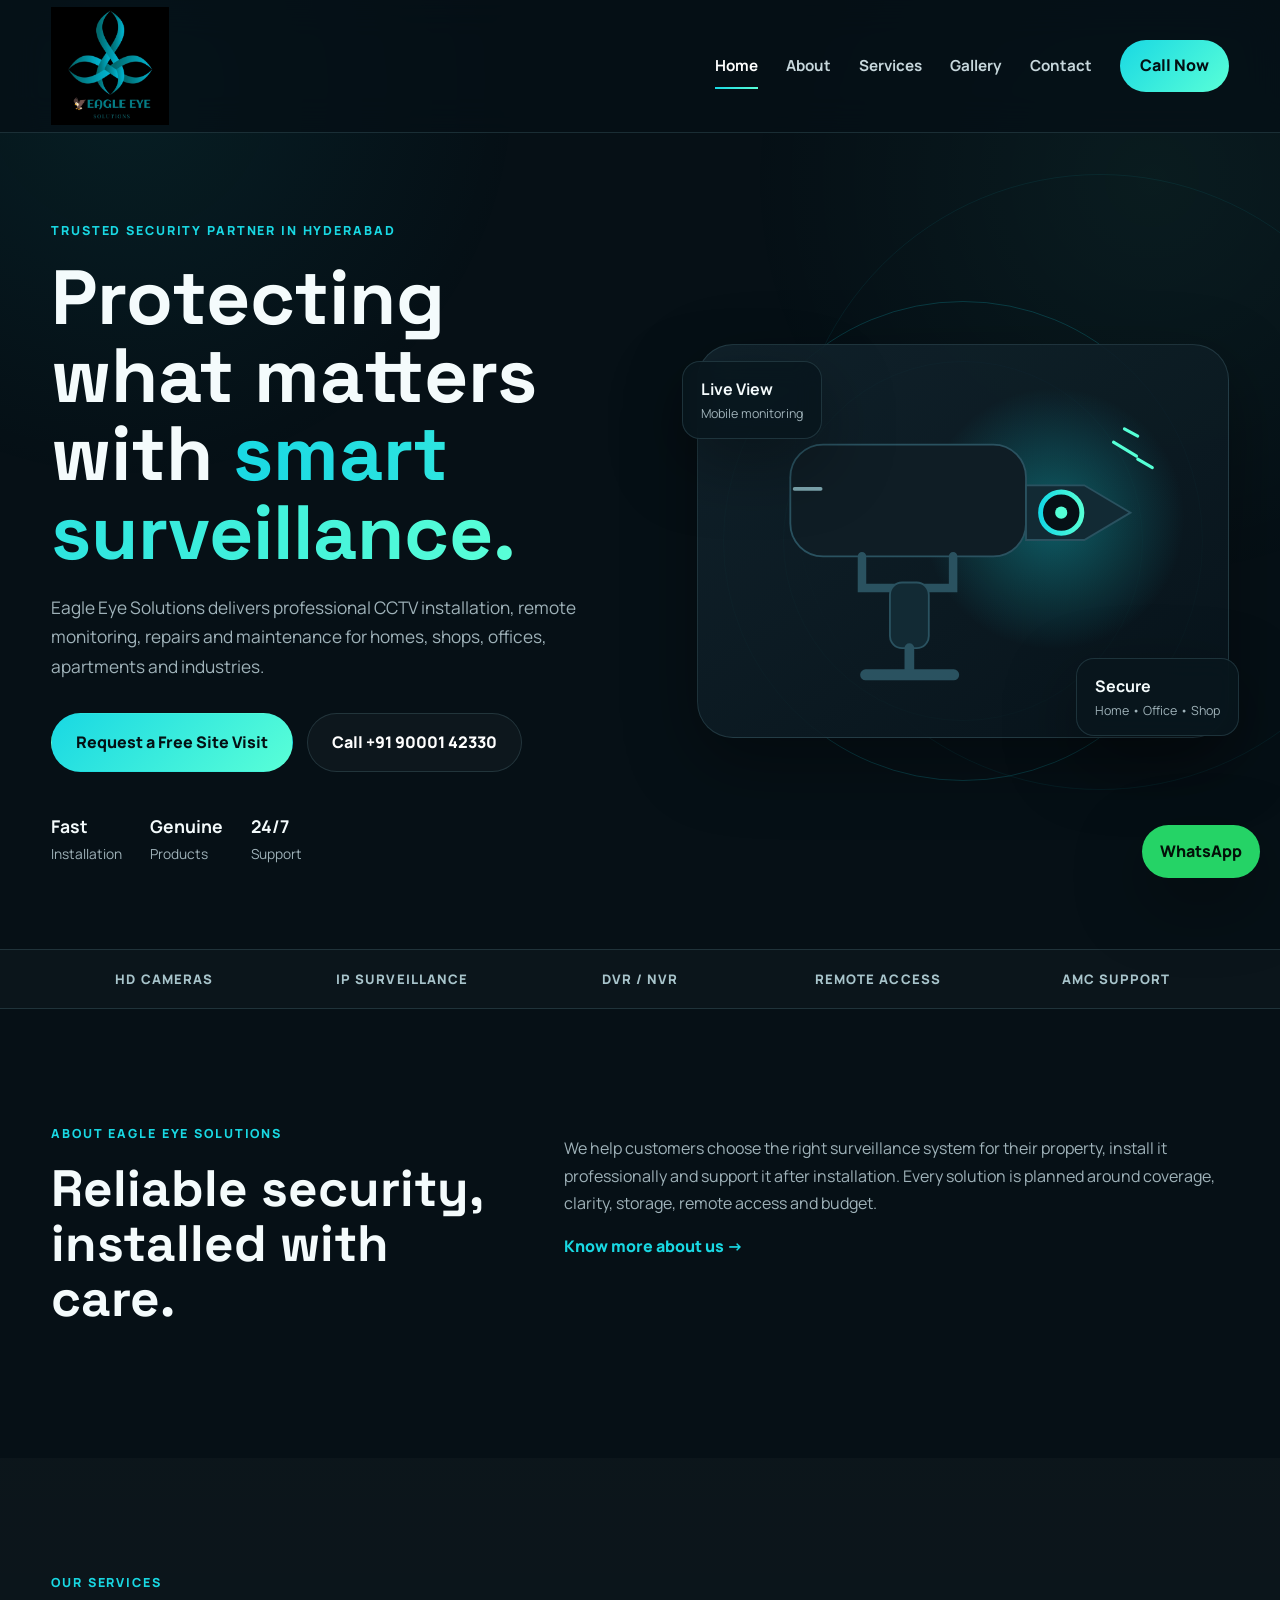
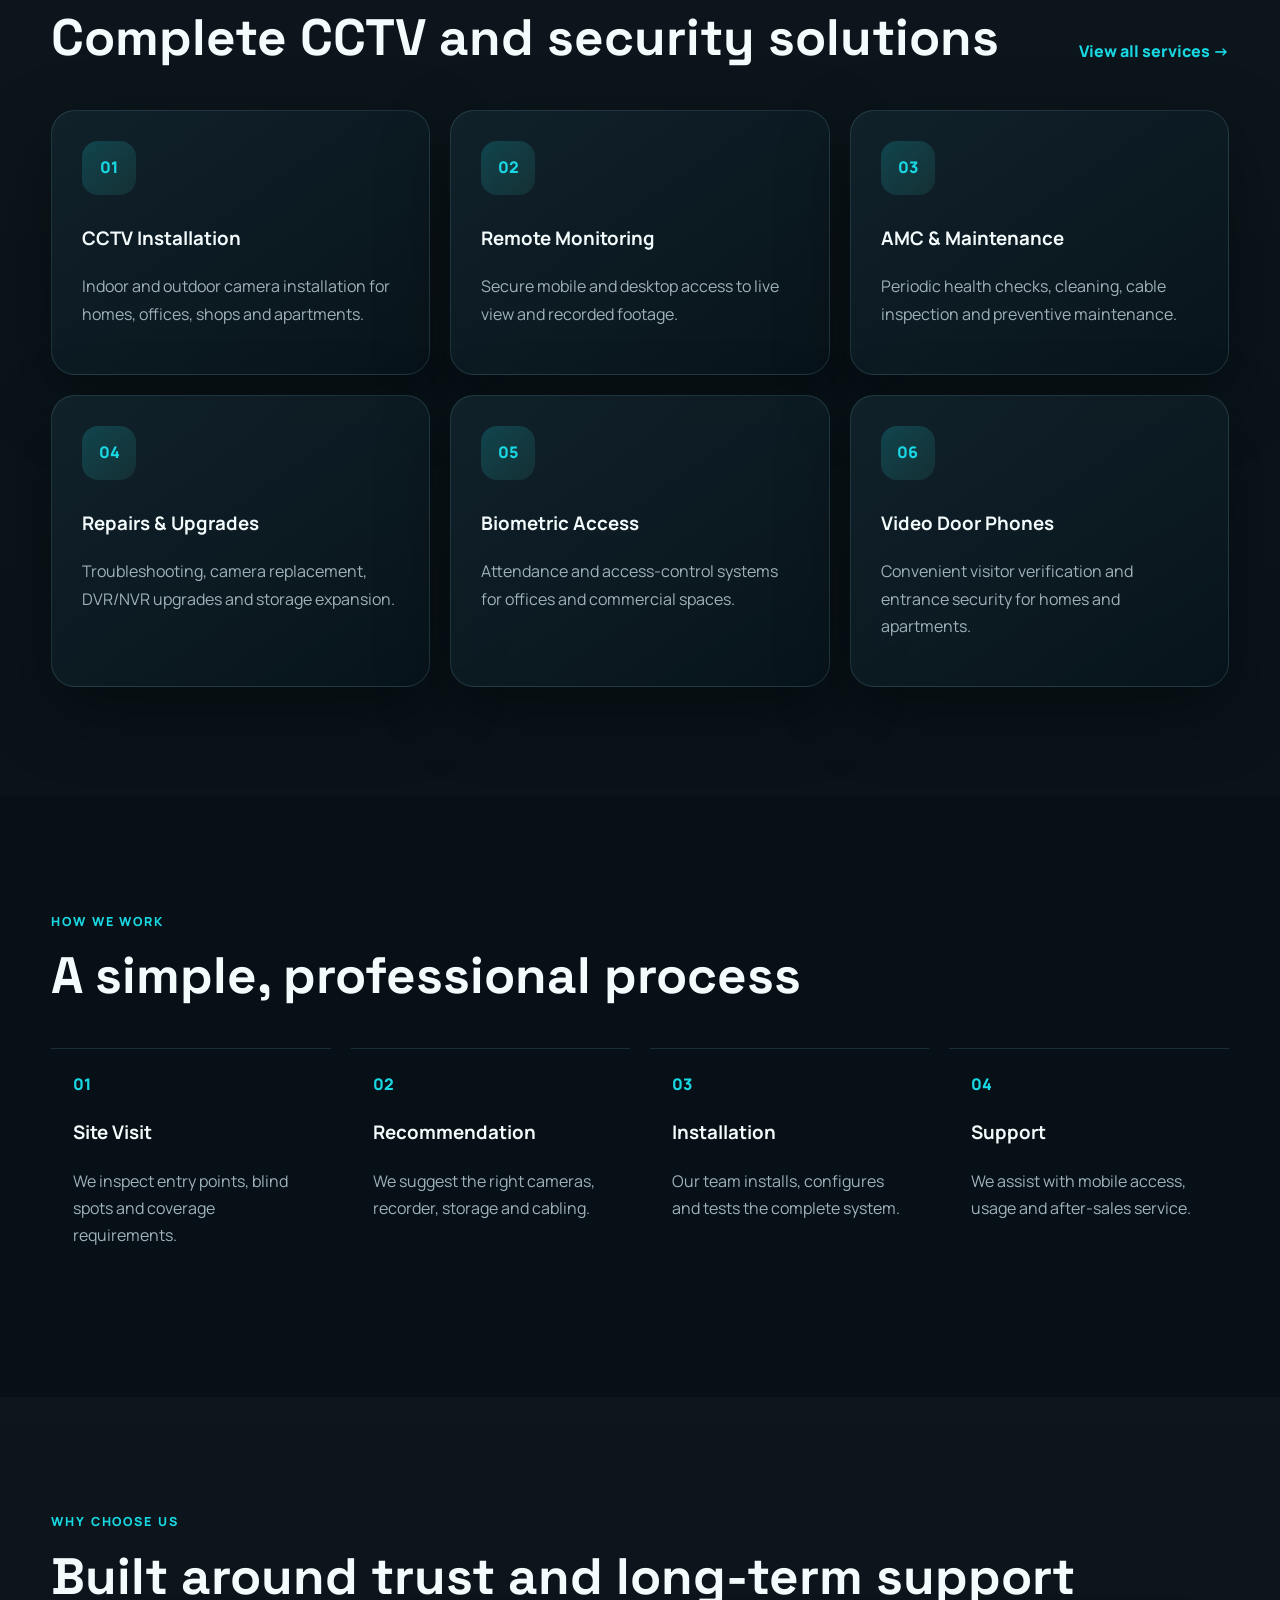
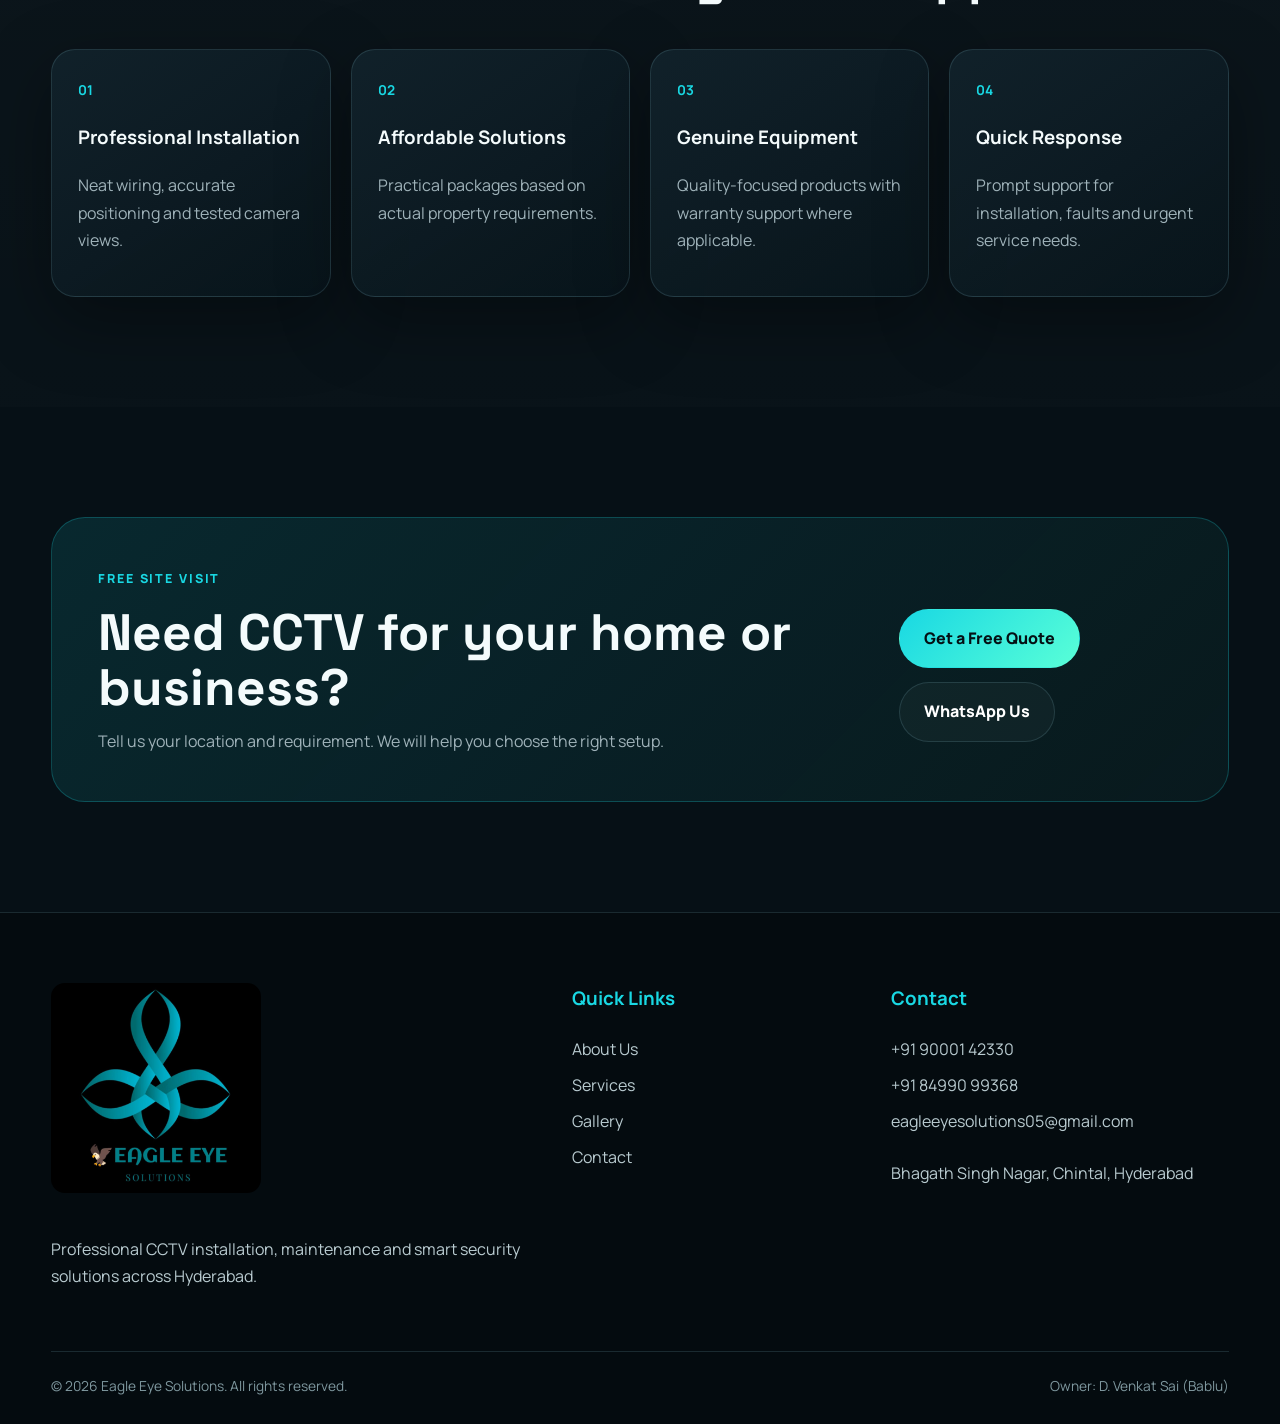
<file: index.html>
<!doctype html>
<html lang="en">
<head>
<meta charset="utf-8">
<meta name="viewport" content="width=device-width,initial-scale=1">
<title>Eagle Eye Solutions | CCTV Installation in Hyderabad</title>
<meta name="description" content="Professional CCTV installation, AMC, remote monitoring, repairs and smart security solutions for homes and businesses in Hyderabad.">
<meta property="og:title" content="Eagle Eye Solutions">
<meta property="og:description" content="Professional CCTV and smart security solutions in Hyderabad.">
<meta property="og:type" content="website">
<meta property="og:image" content="assets/images/logo.jpg">

<link rel="icon" type="image/png" href="eagle_eye_favicon.png">
<link rel="preconnect" href="https://fonts.googleapis.com">
<link rel="preconnect" href="https://fonts.gstatic.com" crossorigin>
<link href="https://fonts.googleapis.com/css2?family=Manrope:wght@400;500;600;700;800&family=Space+Grotesk:wght@500;600;700&display=swap" rel="stylesheet">

<link rel="stylesheet" href="styles.css">
<script defer src="script.js"></script>

</head>
<body>

<header class="site-header" id="top">
  <div class="container nav-wrap">
    <a class="brand" href="index.html" aria-label="Eagle Eye Solutions home">
      <img src="assets/images/logo.jpg" alt="Eagle Eye Solutions logo">
    </a>
    <button class="menu-toggle" aria-label="Open navigation" aria-expanded="false">
      <span></span><span></span><span></span>
    </button>
    <nav class="main-nav" aria-label="Primary navigation">
      <a href="index.html">Home</a>
      <a href="about.html">About</a>
      <a href="services.html">Services</a>
      <a href="gallery.html">Gallery</a>
      <a href="contact.html">Contact</a>
    </nav>
    <a class="nav-call" href="tel:+919000142330">Call Now</a>
  </div>
</header>

<main>
<section class="hero">
  <div class="hero-grid container">
    <div class="hero-copy reveal">
      <span class="eyebrow">Trusted security partner in Hyderabad</span>
      <h1>Protecting what matters with <span>smart surveillance.</span></h1>
      <p>Eagle Eye Solutions delivers professional CCTV installation, remote monitoring, repairs and maintenance for homes, shops, offices, apartments and industries.</p>
      <div class="hero-actions">
        <a class="btn btn-primary" href="contact.html">Request a Free Site Visit</a>
        <a class="btn btn-secondary" href="tel:+919000142330">Call +91 90001 42330</a>
      </div>
      <div class="trust-row">
        <div><strong>Fast</strong><span>Installation</span></div>
        <div><strong>Genuine</strong><span>Products</span></div>
        <div><strong>24/7</strong><span>Support</span></div>
      </div>
    </div>
    <div class="hero-visual reveal">
      <div class="security-orbit orbit-one"></div>
      <div class="security-orbit orbit-two"></div>
      <div class="hero-card">
<svg viewBox="0 0 760 520" role="img" aria-label="Modern CCTV security illustration">
  <defs>
    <linearGradient id="g1" x1="0" x2="1">
      <stop offset="0" stop-color="#14d9e6"/>
      <stop offset="1" stop-color="#55ffd6"/>
    </linearGradient>
    <radialGradient id="g2">
      <stop offset="0" stop-color="#14d9e6" stop-opacity=".35"/>
      <stop offset="1" stop-color="#14d9e6" stop-opacity="0"/>
    </radialGradient>
  </defs>
  <circle cx="530" cy="230" r="215" fill="url(#g2)"/>
  <path d="M150 108h280c30 0 54 24 54 54v76c0 30-24 54-54 54H150c-30 0-54-24-54-54v-76c0-30 24-54 54-54Z" fill="#0f1d25" stroke="#2a5260" stroke-width="3"/>
  <path d="M484 175h96l76 45-76 45h-96Z" fill="#122a34" stroke="#2a5260" stroke-width="3"/>
  <circle cx="542" cy="220" r="34" fill="#061016" stroke="url(#g1)" stroke-width="8"/>
  <circle cx="542" cy="220" r="10" fill="#55ffd6"/>
  <path d="M214 292v52h150v-52" fill="none" stroke="#2a5260" stroke-width="14" stroke-linecap="round"/>
  <rect x="260" y="335" width="64" height="108" rx="20" fill="#122a34" stroke="#2a5260" stroke-width="3"/>
  <path d="M292 443v44" stroke="#2a5260" stroke-width="16" stroke-linecap="round"/>
  <path d="M220 487h145" stroke="#2a5260" stroke-width="18" stroke-linecap="round"/>
  <path d="M103 157h72" stroke="url(#g1)" stroke-width="7" stroke-linecap="round"/>
  <path d="M103 181h43" stroke="#7da6af" stroke-width="6" stroke-linecap="round"/>
  <path d="M628 104l38 23M646 82l22 12M668 132l24 14" stroke="#55ffd6" stroke-width="5" stroke-linecap="round"/>
</svg>
</div>
      <div class="mini-card mini-card-a"><b>Live View</b><span>Mobile monitoring</span></div>
      <div class="mini-card mini-card-b"><b>Secure</b><span>Home • Office • Shop</span></div>
    </div>
  </div>
</section>

<section class="logo-strip">
  <div class="container strip-grid">
    <span>HD Cameras</span><span>IP Surveillance</span><span>DVR / NVR</span><span>Remote Access</span><span>AMC Support</span>
  </div>
</section>

<section class="section">
  <div class="container split intro">
    <div class="reveal">
      <span class="eyebrow">About Eagle Eye Solutions</span>
      <h2 class="section-title">Reliable security, installed with care.</h2>
    </div>
    <div class="reveal">
      <p>We help customers choose the right surveillance system for their property, install it professionally and support it after installation. Every solution is planned around coverage, clarity, storage, remote access and budget.</p>
      <a class="text-link" href="about.html">Know more about us →</a>
    </div>
  </div>
</section>

<section class="section section-alt">
  <div class="container">
    <div class="section-head reveal">
      <div><span class="eyebrow">Our Services</span><h2 class="section-title">Complete CCTV and security solutions</h2></div>
      <a class="text-link" href="services.html">View all services →</a>
    </div>
    <div class="cards-grid">
      <article class="service-card reveal"><div class="service-icon">01</div><h3>CCTV Installation</h3><p>Indoor and outdoor camera installation for homes, offices, shops and apartments.</p></article>
      <article class="service-card reveal"><div class="service-icon">02</div><h3>Remote Monitoring</h3><p>Secure mobile and desktop access to live view and recorded footage.</p></article>
      <article class="service-card reveal"><div class="service-icon">03</div><h3>AMC & Maintenance</h3><p>Periodic health checks, cleaning, cable inspection and preventive maintenance.</p></article>
      <article class="service-card reveal"><div class="service-icon">04</div><h3>Repairs & Upgrades</h3><p>Troubleshooting, camera replacement, DVR/NVR upgrades and storage expansion.</p></article>
      <article class="service-card reveal"><div class="service-icon">05</div><h3>Biometric Access</h3><p>Attendance and access-control systems for offices and commercial spaces.</p></article>
      <article class="service-card reveal"><div class="service-icon">06</div><h3>Video Door Phones</h3><p>Convenient visitor verification and entrance security for homes and apartments.</p></article>
    </div>
  </div>
</section>

<section class="section">
  <div class="container process-wrap">
    <div class="section-head reveal">
      <div><span class="eyebrow">How We Work</span><h2 class="section-title">A simple, professional process</h2></div>
    </div>
    <div class="process-grid">
      <div class="process-step reveal"><span>01</span><h3>Site Visit</h3><p>We inspect entry points, blind spots and coverage requirements.</p></div>
      <div class="process-step reveal"><span>02</span><h3>Recommendation</h3><p>We suggest the right cameras, recorder, storage and cabling.</p></div>
      <div class="process-step reveal"><span>03</span><h3>Installation</h3><p>Our team installs, configures and tests the complete system.</p></div>
      <div class="process-step reveal"><span>04</span><h3>Support</h3><p>We assist with mobile access, usage and after-sales service.</p></div>
    </div>
  </div>
</section>

<section class="section section-alt">
  <div class="container">
    <div class="section-head reveal">
      <div><span class="eyebrow">Why Choose Us</span><h2 class="section-title">Built around trust and long-term support</h2></div>
    </div>
    <div class="feature-grid">
      <div class="feature-item reveal"><b>01</b><h3>Professional Installation</h3><p>Neat wiring, accurate positioning and tested camera views.</p></div>
      <div class="feature-item reveal"><b>02</b><h3>Affordable Solutions</h3><p>Practical packages based on actual property requirements.</p></div>
      <div class="feature-item reveal"><b>03</b><h3>Genuine Equipment</h3><p>Quality-focused products with warranty support where applicable.</p></div>
      <div class="feature-item reveal"><b>04</b><h3>Quick Response</h3><p>Prompt support for installation, faults and urgent service needs.</p></div>
    </div>
  </div>
</section>

<section class="section">
  <div class="container cta-panel reveal">
    <div>
      <span class="eyebrow">Free Site Visit</span>
      <h2>Need CCTV for your home or business?</h2>
      <p>Tell us your location and requirement. We will help you choose the right setup.</p>
    </div>
    <div class="cta-actions">
      <a class="btn btn-primary" href="contact.html">Get a Free Quote</a>
      <a class="btn btn-secondary" target="_blank" rel="noopener" href="https://wa.me/919000142330?text=Hello%20Eagle%20Eye%20Solutions%2C%20I%20need%20a%20free%20site%20visit.">WhatsApp Us</a>
    </div>
  </div>
</section>
</main>

<footer class="site-footer">
  <div class="container footer-grid">
    <div class="footer-brand">
      <img class="footer-full-logo" src="assets/images/logo.jpg" alt="Eagle Eye Solutions">
      <p>Professional CCTV installation, maintenance and smart security solutions across Hyderabad.</p>
    </div>
    <div>
      <h3>Quick Links</h3>
      <a href="about.html">About Us</a>
      <a href="services.html">Services</a>
      <a href="gallery.html">Gallery</a>
      <a href="contact.html">Contact</a>
    </div>
    <div>
      <h3>Contact</h3>
      <a href="tel:+919000142330">+91 90001 42330</a>
      <a href="tel:+918499099368">+91 84990 99368</a>
      <a href="mailto:eagleeyesolutions05@gmail.com">eagleeyesolutions05@gmail.com</a>
      <p>Bhagath Singh Nagar, Chintal, Hyderabad</p>
    </div>
  </div>
  <div class="container footer-bottom">
    <span>© <span data-current-year></span> Eagle Eye Solutions. All rights reserved.</span>
    <span>Owner: D. Venkat Sai (Bablu)</span>
  </div>
</footer>

<a class="floating-whatsapp" href="https://wa.me/919000142330?text=Hello%20Eagle%20Eye%20Solutions%2C%20I%20need%20a%20CCTV%20quotation." target="_blank" rel="noopener" aria-label="Chat on WhatsApp">
  <span>WhatsApp</span>
</a>
<button class="back-to-top" aria-label="Back to top">↑</button>

</body>
</html>
</file>
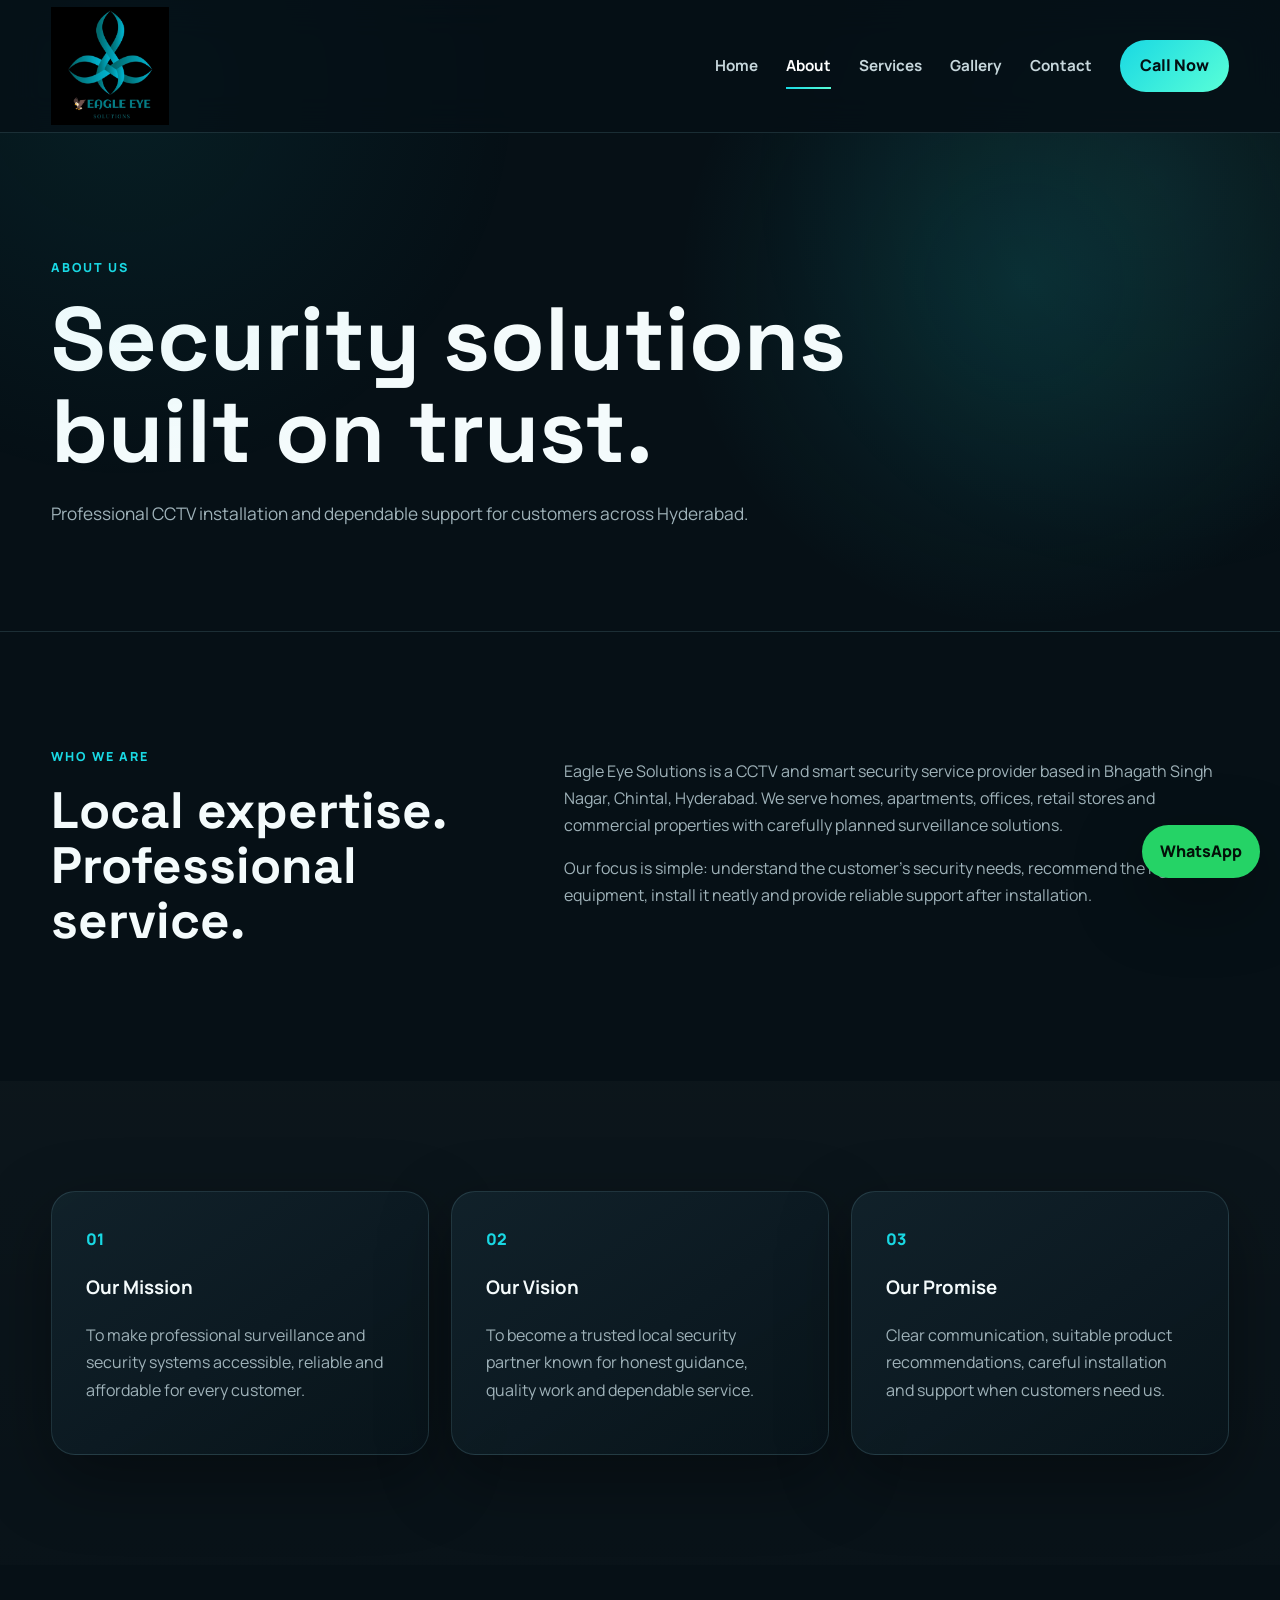
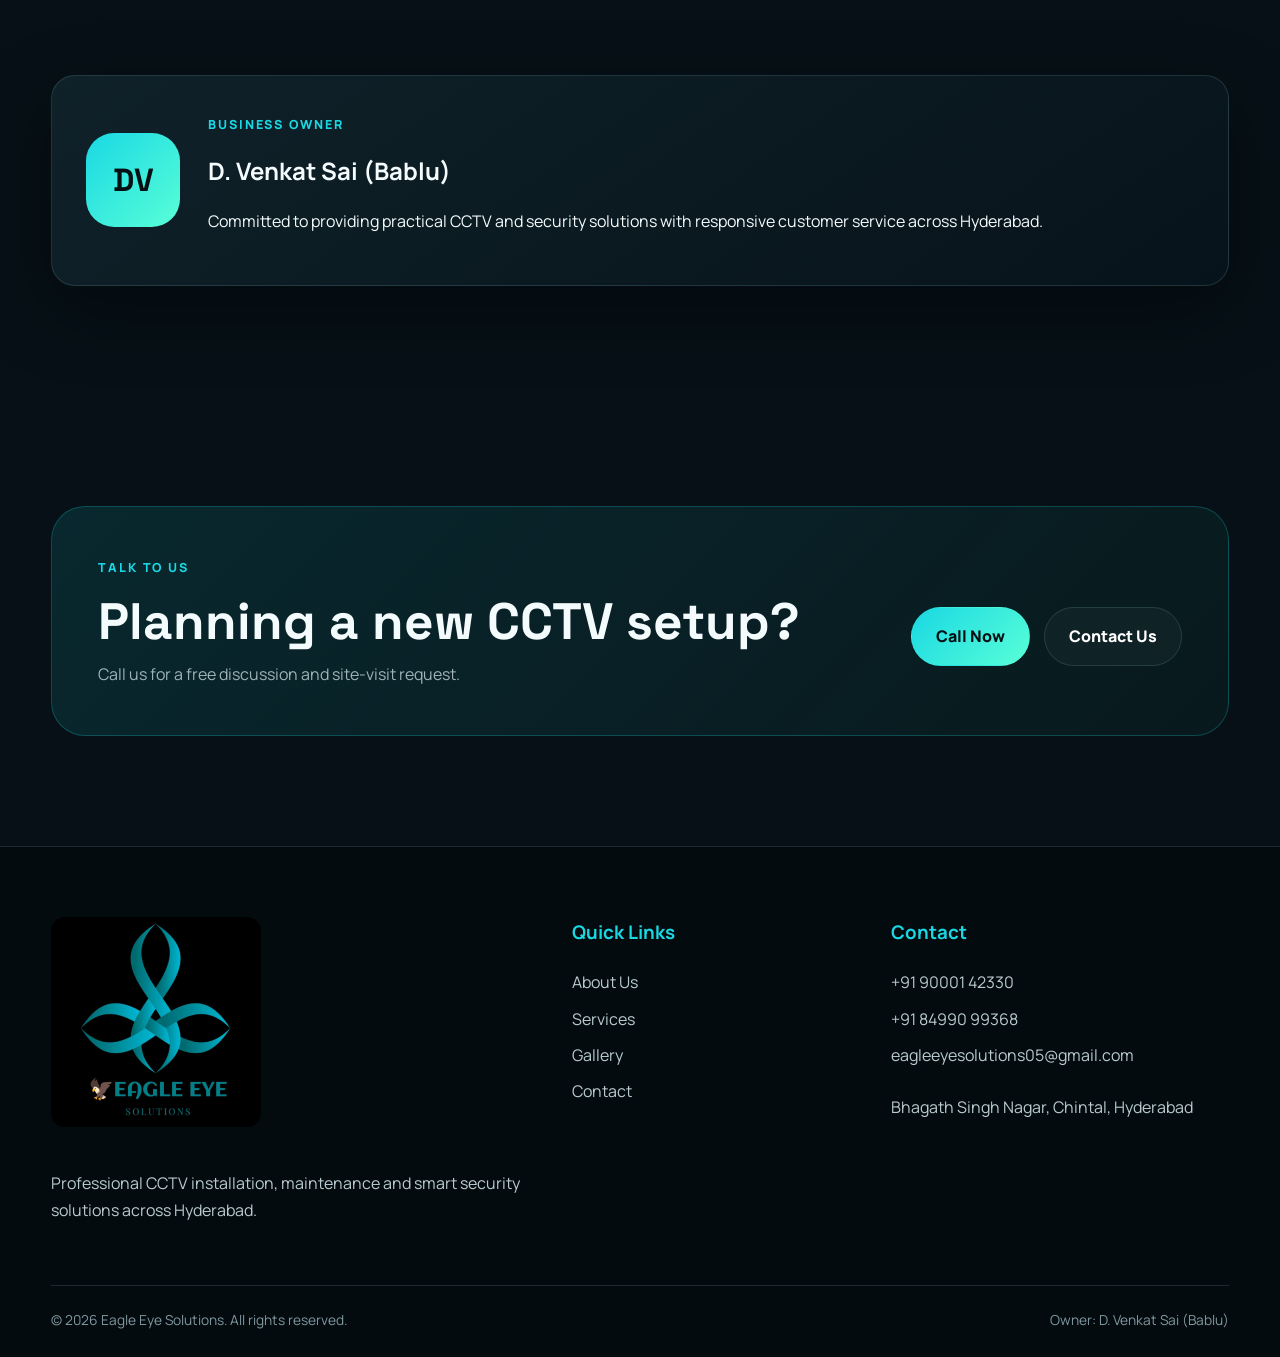
<file: about.html>
<!doctype html>
<html lang="en"><head>
<meta charset="utf-8"><meta name="viewport" content="width=device-width,initial-scale=1">
<title>About Us | Eagle Eye Solutions</title>
<meta name="description" content="Learn about Eagle Eye Solutions, a Hyderabad-based CCTV and security solutions provider led by D. Venkat Sai (Bablu).">

<link rel="preconnect" href="https://fonts.googleapis.com">
<link rel="preconnect" href="https://fonts.gstatic.com" crossorigin>
<link href="https://fonts.googleapis.com/css2?family=Manrope:wght@400;500;600;700;800&family=Space+Grotesk:wght@500;600;700&display=swap" rel="stylesheet">

<link rel="icon" type="image/png" href="eagle_eye_favicon.png">
<link rel="stylesheet" href="styles.css">
<script defer src="script.js"></script>

</head><body>

<header class="site-header" id="top">
  <div class="container nav-wrap">
    <a class="brand" href="index.html" aria-label="Eagle Eye Solutions home">
      <img src="assets/images/logo.jpg" alt="Eagle Eye Solutions logo">
    </a>
    <button class="menu-toggle" aria-label="Open navigation" aria-expanded="false">
      <span></span><span></span><span></span>
    </button>
    <nav class="main-nav" aria-label="Primary navigation">
      <a href="index.html">Home</a>
      <a href="about.html">About</a>
      <a href="services.html">Services</a>
      <a href="gallery.html">Gallery</a>
      <a href="contact.html">Contact</a>
    </nav>
    <a class="nav-call" href="tel:+919000142330">Call Now</a>
  </div>
</header>

<main>
<section class="page-hero"><div class="container reveal"><span class="eyebrow">About Us</span><h1>Security solutions built on trust.</h1><p>Professional CCTV installation and dependable support for customers across Hyderabad.</p></div></section>
<section class="section"><div class="container split">
  <div class="reveal"><span class="eyebrow">Who We Are</span><h2 class="section-title">Local expertise. Professional service.</h2></div>
  <div class="reveal"><p>Eagle Eye Solutions is a CCTV and smart security service provider based in Bhagath Singh Nagar, Chintal, Hyderabad. We serve homes, apartments, offices, retail stores and commercial properties with carefully planned surveillance solutions.</p><p>Our focus is simple: understand the customer's security needs, recommend the right equipment, install it neatly and provide reliable support after installation.</p></div>
</div></section>
<section class="section section-alt"><div class="container values-grid">
  <article class="value-card reveal"><span>01</span><h3>Our Mission</h3><p>To make professional surveillance and security systems accessible, reliable and affordable for every customer.</p></article>
  <article class="value-card reveal"><span>02</span><h3>Our Vision</h3><p>To become a trusted local security partner known for honest guidance, quality work and dependable service.</p></article>
  <article class="value-card reveal"><span>03</span><h3>Our Promise</h3><p>Clear communication, suitable product recommendations, careful installation and support when customers need us.</p></article>
</div></section>
<section class="section"><div class="container owner-card reveal">
  <div class="owner-badge">DV</div>
  <div><span class="eyebrow">Business Owner</span><h2>D. Venkat Sai (Bablu)</h2><p>Committed to providing practical CCTV and security solutions with responsive customer service across Hyderabad.</p></div>
</div></section>
<section class="section"><div class="container cta-panel reveal"><div><span class="eyebrow">Talk to Us</span><h2>Planning a new CCTV setup?</h2><p>Call us for a free discussion and site-visit request.</p></div><div class="cta-actions"><a class="btn btn-primary" href="tel:+919000142330">Call Now</a><a class="btn btn-secondary" href="contact.html">Contact Us</a></div></div></section>
</main>

<footer class="site-footer">
  <div class="container footer-grid">
    <div class="footer-brand">
      <img class="footer-full-logo" src="assets/images/logo.jpg" alt="Eagle Eye Solutions">
      <p>Professional CCTV installation, maintenance and smart security solutions across Hyderabad.</p>
    </div>
    <div>
      <h3>Quick Links</h3>
      <a href="about.html">About Us</a>
      <a href="services.html">Services</a>
      <a href="gallery.html">Gallery</a>
      <a href="contact.html">Contact</a>
    </div>
    <div>
      <h3>Contact</h3>
      <a href="tel:+919000142330">+91 90001 42330</a>
      <a href="tel:+918499099368">+91 84990 99368</a>
      <a href="mailto:eagleeyesolutions05@gmail.com">eagleeyesolutions05@gmail.com</a>
      <p>Bhagath Singh Nagar, Chintal, Hyderabad</p>
    </div>
  </div>
  <div class="container footer-bottom">
    <span>© <span data-current-year></span> Eagle Eye Solutions. All rights reserved.</span>
    <span>Owner: D. Venkat Sai (Bablu)</span>
  </div>
</footer>

<a class="floating-whatsapp" href="https://wa.me/919000142330?text=Hello%20Eagle%20Eye%20Solutions%2C%20I%20need%20a%20CCTV%20quotation." target="_blank" rel="noopener" aria-label="Chat on WhatsApp">
  <span>WhatsApp</span>
</a>
<button class="back-to-top" aria-label="Back to top">↑</button>

</body></html>
</file>
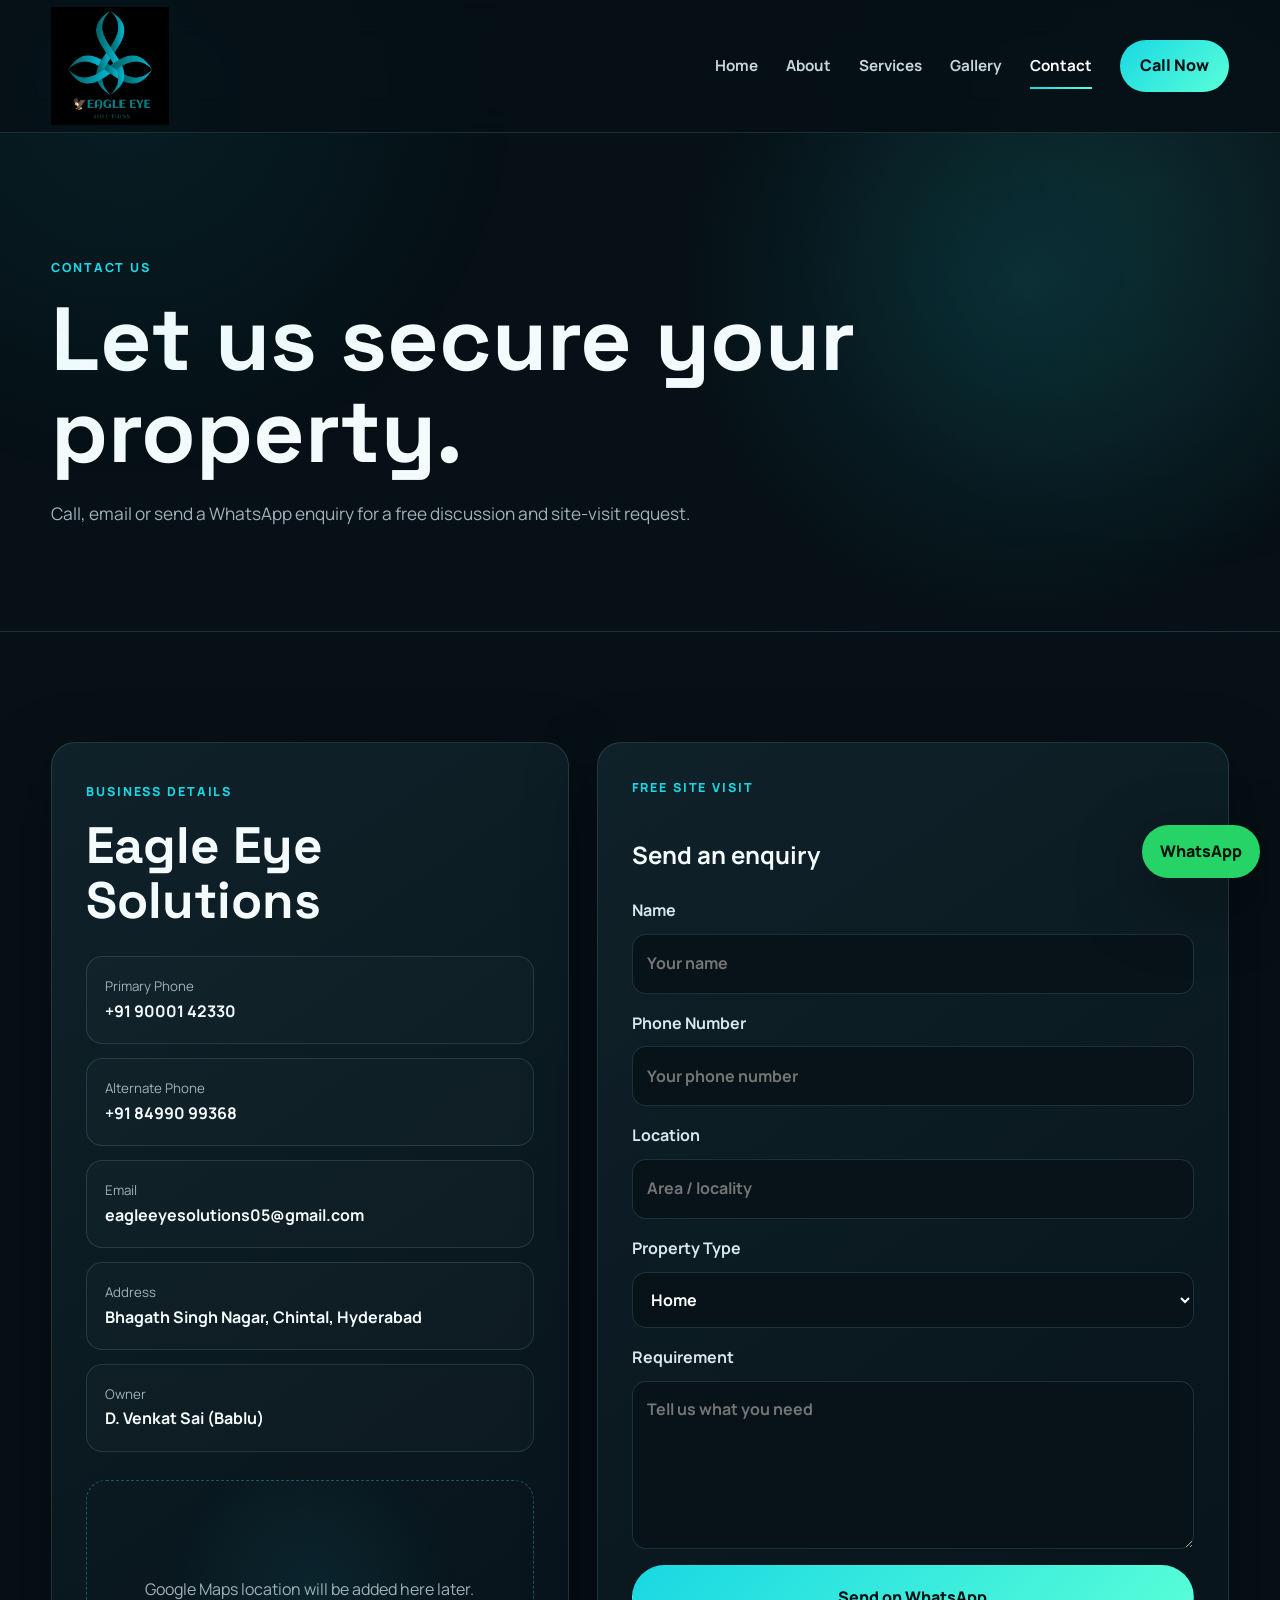
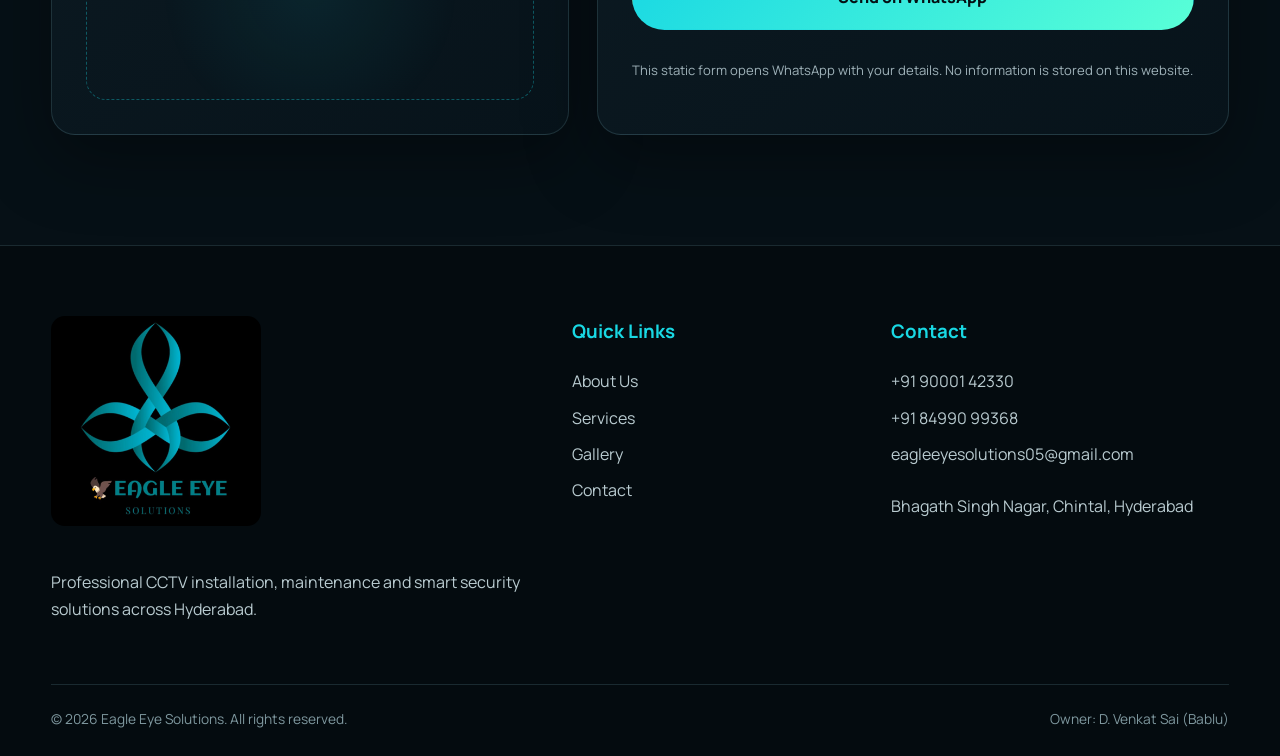
<file: contact.html>
<!doctype html>
<html lang="en"><head><meta charset="utf-8"><meta name="viewport" content="width=device-width,initial-scale=1">
<title>Contact | Eagle Eye Solutions</title><meta name="description" content="Contact Eagle Eye Solutions for CCTV installation and security services in Chintal, Hyderabad.">
<link rel="preconnect" href="https://fonts.googleapis.com">
<link rel="preconnect" href="https://fonts.gstatic.com" crossorigin>
<link href="https://fonts.googleapis.com/css2?family=Manrope:wght@400;500;600;700;800&family=Space+Grotesk:wght@500;600;700&display=swap" rel="stylesheet">
<link rel="icon" type="image/png" href="eagle_eye_favicon.png">
<link rel="stylesheet" href="styles.css">
<script defer src="script.js"></script>
</head><body>

<header class="site-header" id="top">
  <div class="container nav-wrap">
    <a class="brand" href="index.html" aria-label="Eagle Eye Solutions home">
      <img src="assets/images/logo.jpg" alt="Eagle Eye Solutions logo">
    </a>
    <button class="menu-toggle" aria-label="Open navigation" aria-expanded="false">
      <span></span><span></span><span></span>
    </button>
    <nav class="main-nav" aria-label="Primary navigation">
      <a href="index.html">Home</a>
      <a href="about.html">About</a>
      <a href="services.html">Services</a>
      <a href="gallery.html">Gallery</a>
      <a href="contact.html">Contact</a>
    </nav>
    <a class="nav-call" href="tel:+919000142330">Call Now</a>
  </div>
</header>

<main>
<section class="page-hero"><div class="container reveal"><span class="eyebrow">Contact Us</span><h1>Let us secure your property.</h1><p>Call, email or send a WhatsApp enquiry for a free discussion and site-visit request.</p></div></section>
<section class="section"><div class="container contact-grid">
  <div class="contact-info reveal">
    <span class="eyebrow">Business Details</span><h2 class="section-title">Eagle Eye Solutions</h2>
    <div class="contact-list">
      <a href="tel:+919000142330"><small>Primary Phone</small><strong>+91 90001 42330</strong></a>
      <a href="tel:+918499099368"><small>Alternate Phone</small><strong>+91 84990 99368</strong></a>
      <a href="mailto:eagleeyesolutions05@gmail.com"><small>Email</small><strong>eagleeyesolutions05@gmail.com</strong></a>
      <div><small>Address</small><strong>Bhagath Singh Nagar, Chintal, Hyderabad</strong></div>
      <div><small>Owner</small><strong>D. Venkat Sai (Bablu)</strong></div>
    </div>
    <div class="map-placeholder"><span>Google Maps location will be added here later.</span></div>
  </div>
  <form class="enquiry-form reveal" id="enquiry-form">
    <span class="eyebrow">Free Site Visit</span><h2>Send an enquiry</h2>
    <label>Name<input type="text" name="name" required placeholder="Your name"></label>
    <label>Phone Number<input type="tel" name="phone" required placeholder="Your phone number"></label>
    <label>Location<input type="text" name="location" required placeholder="Area / locality"></label>
    <label>Property Type<select name="property"><option>Home</option><option>Apartment</option><option>Shop</option><option>Office</option><option>School</option><option>Warehouse</option><option>Other</option></select></label>
    <label>Requirement<textarea name="message" rows="5" placeholder="Tell us what you need"></textarea></label>
    <button class="btn btn-primary" type="submit">Send on WhatsApp</button>
    <p class="form-note">This static form opens WhatsApp with your details. No information is stored on this website.</p>
  </form>
</div></section>
</main>
<footer class="site-footer">
  <div class="container footer-grid">
    <div class="footer-brand">
      <img class="footer-full-logo" src="assets/images/logo.jpg" alt="Eagle Eye Solutions">
      <p>Professional CCTV installation, maintenance and smart security solutions across Hyderabad.</p>
    </div>
    <div>
      <h3>Quick Links</h3>
      <a href="about.html">About Us</a>
      <a href="services.html">Services</a>
      <a href="gallery.html">Gallery</a>
      <a href="contact.html">Contact</a>
    </div>
    <div>
      <h3>Contact</h3>
      <a href="tel:+919000142330">+91 90001 42330</a>
      <a href="tel:+918499099368">+91 84990 99368</a>
      <a href="mailto:eagleeyesolutions05@gmail.com">eagleeyesolutions05@gmail.com</a>
      <p>Bhagath Singh Nagar, Chintal, Hyderabad</p>
    </div>
  </div>
  <div class="container footer-bottom">
    <span>© <span data-current-year></span> Eagle Eye Solutions. All rights reserved.</span>
    <span>Owner: D. Venkat Sai (Bablu)</span>
  </div>
</footer>

<a class="floating-whatsapp" href="https://wa.me/919000142330?text=Hello%20Eagle%20Eye%20Solutions%2C%20I%20need%20a%20CCTV%20quotation." target="_blank" rel="noopener" aria-label="Chat on WhatsApp">
  <span>WhatsApp</span>
</a>
<button class="back-to-top" aria-label="Back to top">↑</button>
</body></html>
</file>
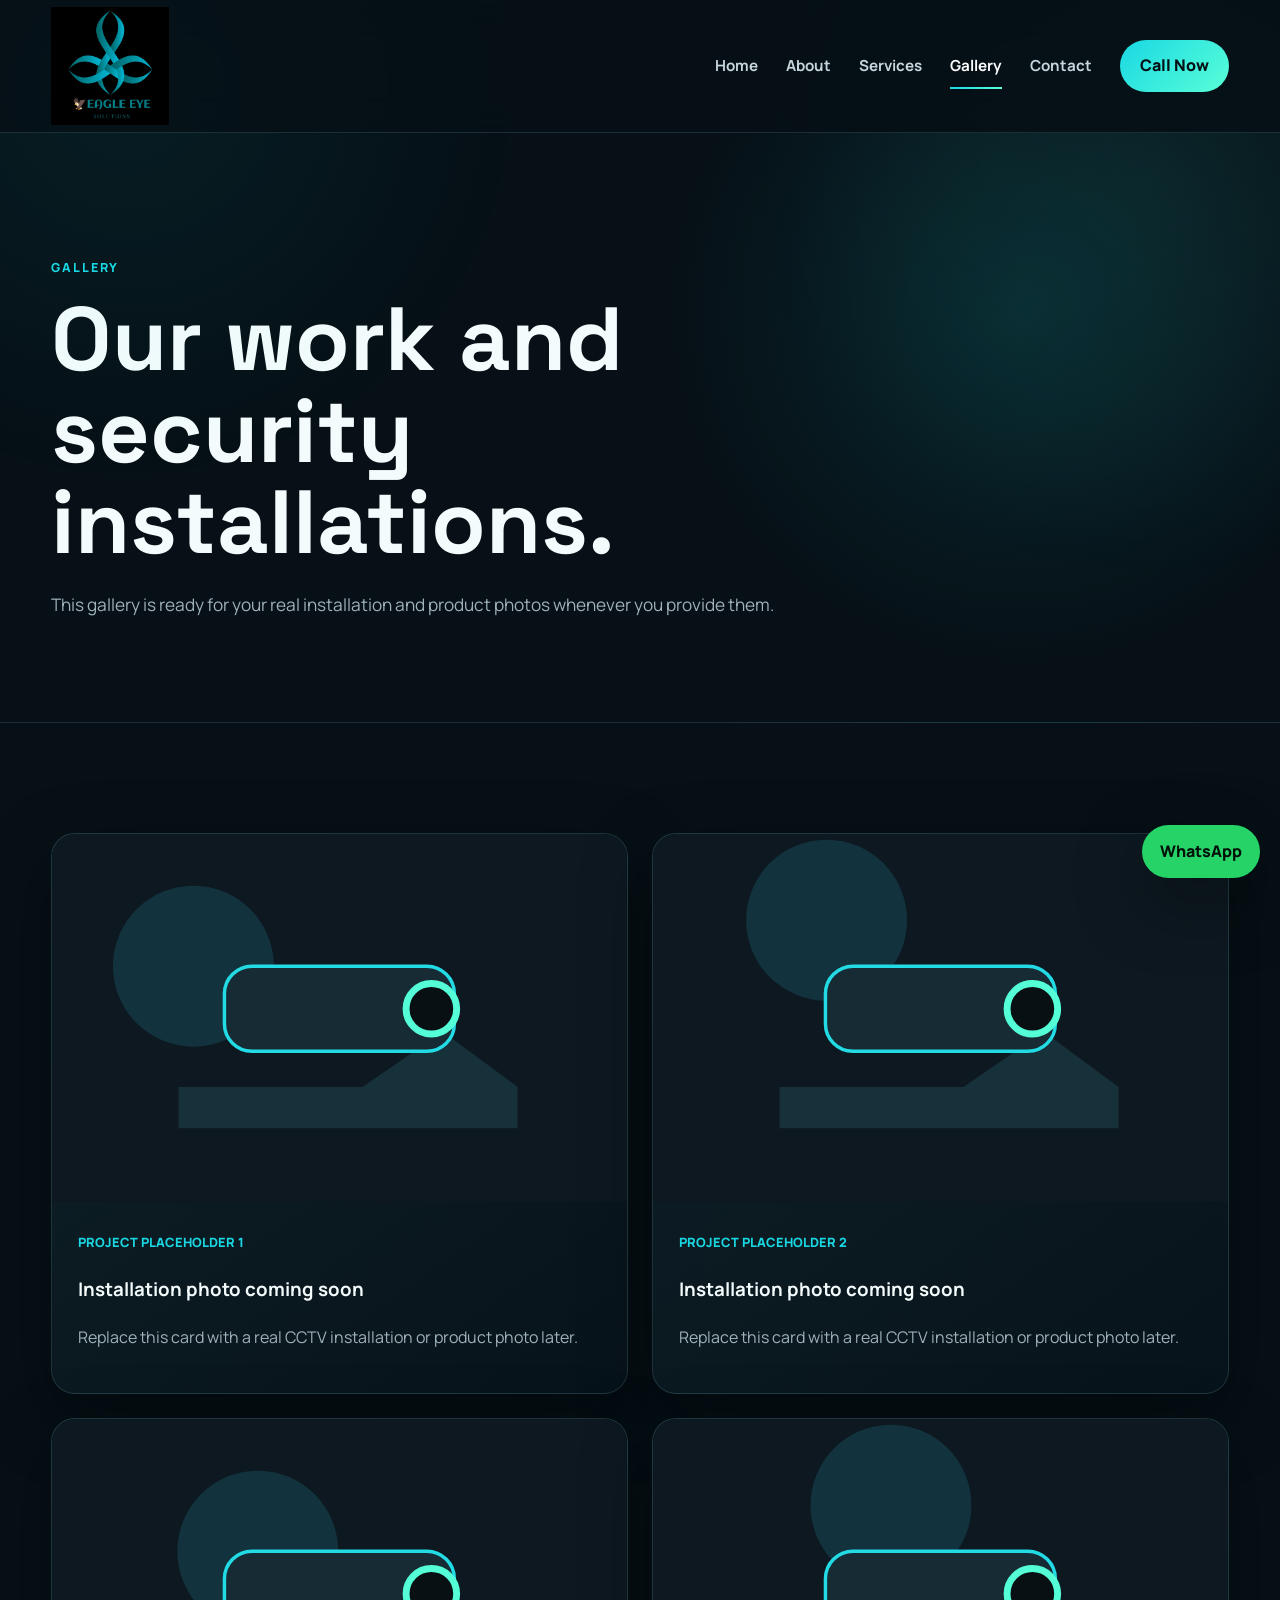
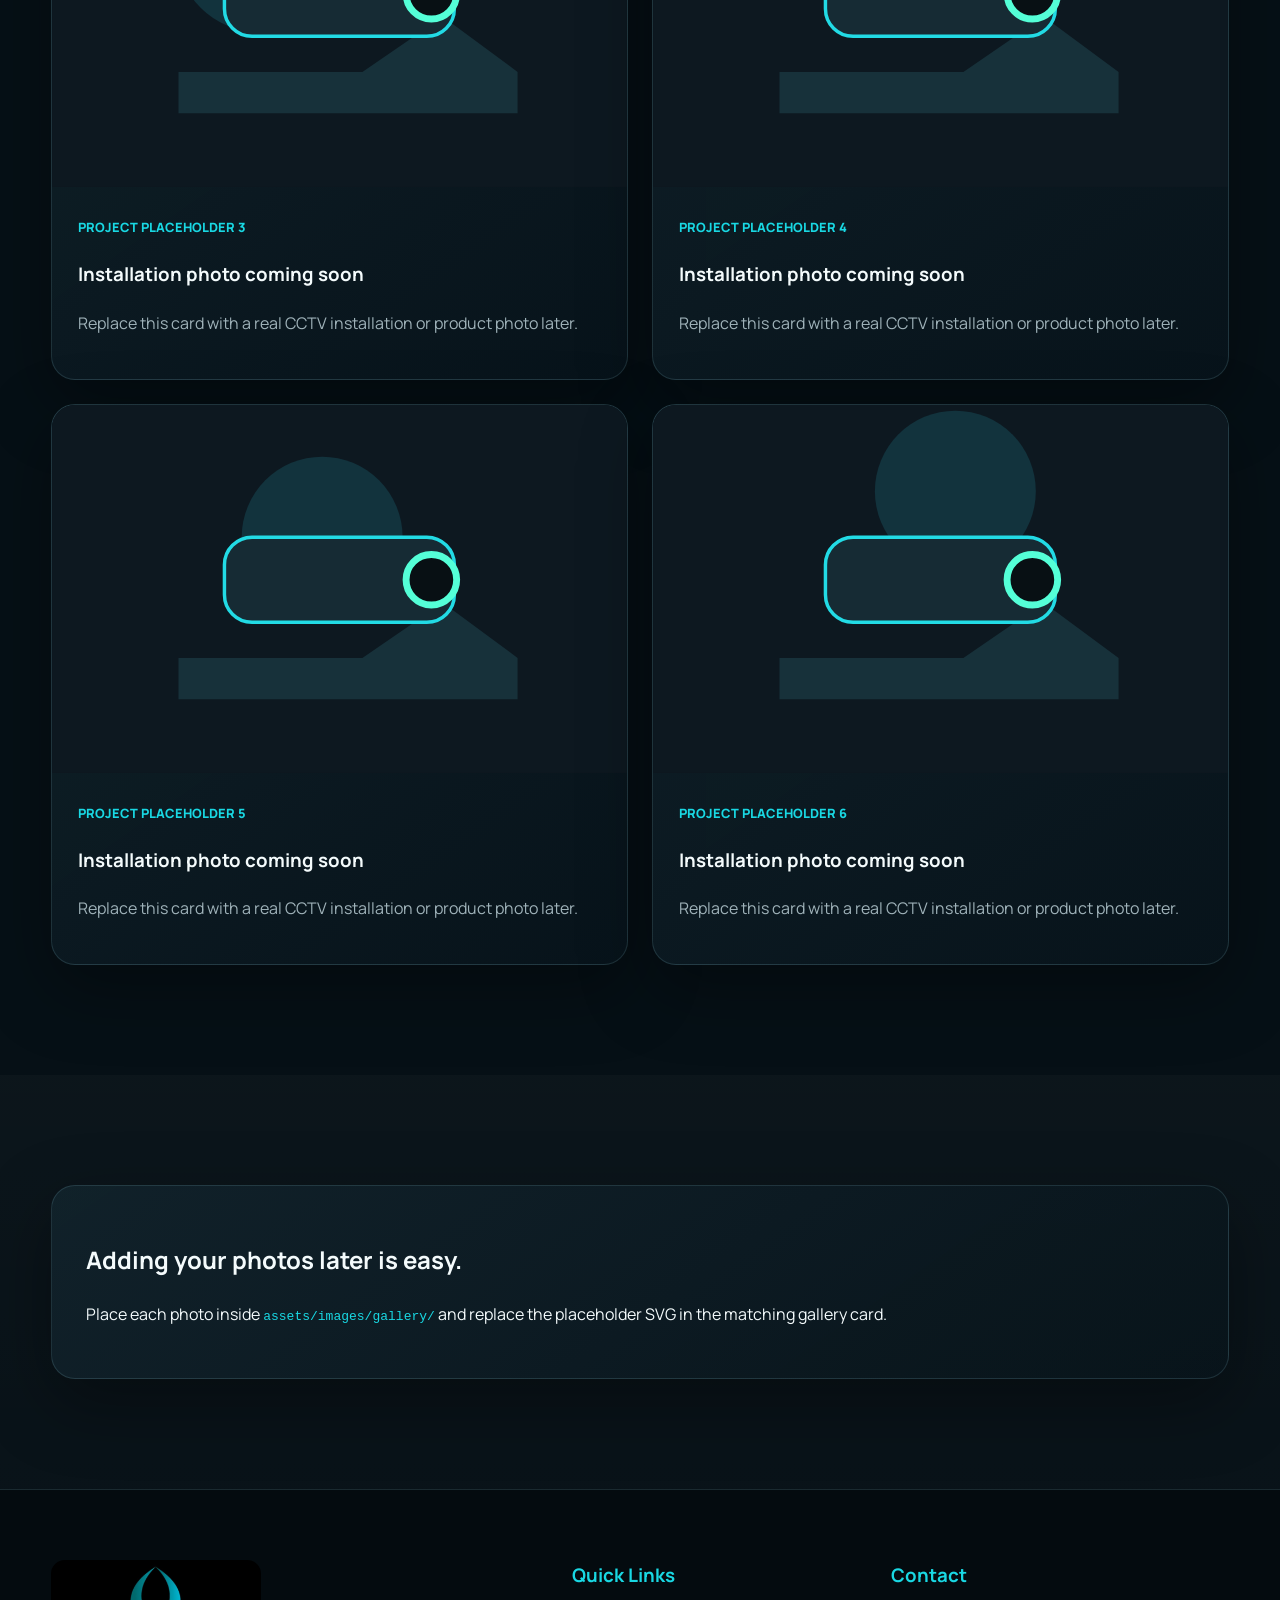
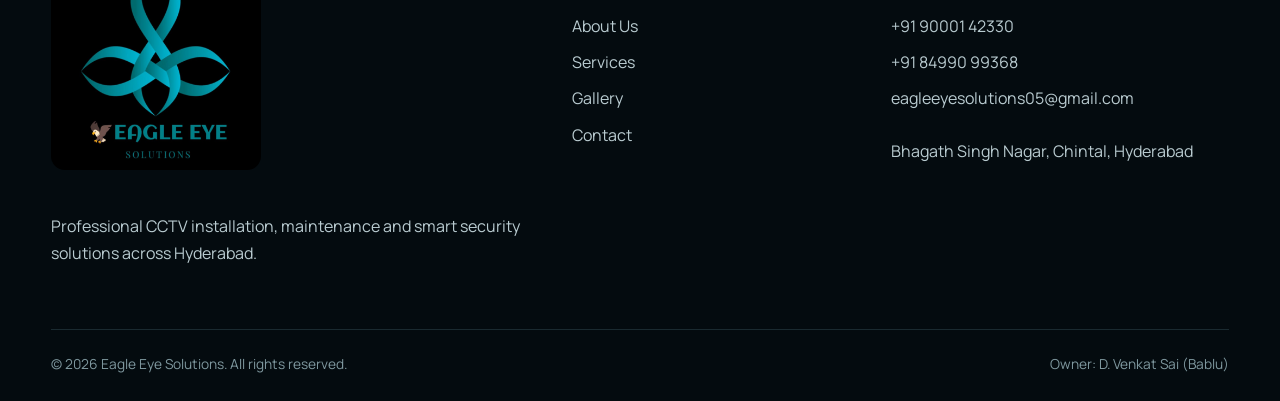
<file: gallery.html>
<!doctype html>
<html lang="en"><head><meta charset="utf-8"><meta name="viewport" content="width=device-width,initial-scale=1">
<title>Gallery | Eagle Eye Solutions</title><meta name="description" content="Eagle Eye Solutions CCTV installation and security project gallery.">
<link rel="preconnect" href="https://fonts.googleapis.com">
<link rel="preconnect" href="https://fonts.gstatic.com" crossorigin>
<link href="https://fonts.googleapis.com/css2?family=Manrope:wght@400;500;600;700;800&family=Space+Grotesk:wght@500;600;700&display=swap" rel="stylesheet">
<link rel="icon" type="image/png" href="eagle_eye_favicon.png">
<link rel="stylesheet" href="styles.css">
<script defer src="script.js"></script>
</head><body>

<header class="site-header" id="top">
  <div class="container nav-wrap">
    <a class="brand" href="index.html" aria-label="Eagle Eye Solutions home">
      <img src="assets/images/logo.jpg" alt="Eagle Eye Solutions logo">
    </a>
    <button class="menu-toggle" aria-label="Open navigation" aria-expanded="false">
      <span></span><span></span><span></span>
    </button>
    <nav class="main-nav" aria-label="Primary navigation">
      <a href="index.html">Home</a>
      <a href="about.html">About</a>
      <a href="services.html">Services</a>
      <a href="gallery.html">Gallery</a>
      <a href="contact.html">Contact</a>
    </nav>
    <a class="nav-call" href="tel:+919000142330">Call Now</a>
  </div>
</header>

<main>
<section class="page-hero"><div class="container reveal"><span class="eyebrow">Gallery</span><h1>Our work and security installations.</h1><p>This gallery is ready for your real installation and product photos whenever you provide them.</p></div></section>
<section class="section"><div class="container gallery-grid">
<article class="gallery-card reveal">
  <div class="gallery-placeholder">
    <svg viewBox="0 0 500 320" aria-hidden="true">
      <rect width="500" height="320" fill="#0d1820"/>
      <circle cx="123" cy="115" r="70" fill="#12333d"/>
      <path d="M110 220h160l70-48 65 48v36H110z" fill="#17313a"/>
      <rect x="150" y="115" width="200" height="74" rx="24" fill="#162b34" stroke="#22dbe5" stroke-width="3"/>
      <circle cx="330" cy="152" r="22" fill="#081014" stroke="#54ffd7" stroke-width="6"/>
    </svg>
  </div>
  <div class="gallery-copy"><span>Project Placeholder 1</span><h3>Installation photo coming soon</h3><p>Replace this card with a real CCTV installation or product photo later.</p></div>
</article>

<article class="gallery-card reveal">
  <div class="gallery-placeholder">
    <svg viewBox="0 0 500 320" aria-hidden="true">
      <rect width="500" height="320" fill="#0d1820"/>
      <circle cx="151" cy="75" r="70" fill="#12333d"/>
      <path d="M110 220h160l70-48 65 48v36H110z" fill="#17313a"/>
      <rect x="150" y="115" width="200" height="74" rx="24" fill="#162b34" stroke="#22dbe5" stroke-width="3"/>
      <circle cx="330" cy="152" r="22" fill="#081014" stroke="#54ffd7" stroke-width="6"/>
    </svg>
  </div>
  <div class="gallery-copy"><span>Project Placeholder 2</span><h3>Installation photo coming soon</h3><p>Replace this card with a real CCTV installation or product photo later.</p></div>
</article>

<article class="gallery-card reveal">
  <div class="gallery-placeholder">
    <svg viewBox="0 0 500 320" aria-hidden="true">
      <rect width="500" height="320" fill="#0d1820"/>
      <circle cx="179" cy="115" r="70" fill="#12333d"/>
      <path d="M110 220h160l70-48 65 48v36H110z" fill="#17313a"/>
      <rect x="150" y="115" width="200" height="74" rx="24" fill="#162b34" stroke="#22dbe5" stroke-width="3"/>
      <circle cx="330" cy="152" r="22" fill="#081014" stroke="#54ffd7" stroke-width="6"/>
    </svg>
  </div>
  <div class="gallery-copy"><span>Project Placeholder 3</span><h3>Installation photo coming soon</h3><p>Replace this card with a real CCTV installation or product photo later.</p></div>
</article>

<article class="gallery-card reveal">
  <div class="gallery-placeholder">
    <svg viewBox="0 0 500 320" aria-hidden="true">
      <rect width="500" height="320" fill="#0d1820"/>
      <circle cx="207" cy="75" r="70" fill="#12333d"/>
      <path d="M110 220h160l70-48 65 48v36H110z" fill="#17313a"/>
      <rect x="150" y="115" width="200" height="74" rx="24" fill="#162b34" stroke="#22dbe5" stroke-width="3"/>
      <circle cx="330" cy="152" r="22" fill="#081014" stroke="#54ffd7" stroke-width="6"/>
    </svg>
  </div>
  <div class="gallery-copy"><span>Project Placeholder 4</span><h3>Installation photo coming soon</h3><p>Replace this card with a real CCTV installation or product photo later.</p></div>
</article>

<article class="gallery-card reveal">
  <div class="gallery-placeholder">
    <svg viewBox="0 0 500 320" aria-hidden="true">
      <rect width="500" height="320" fill="#0d1820"/>
      <circle cx="235" cy="115" r="70" fill="#12333d"/>
      <path d="M110 220h160l70-48 65 48v36H110z" fill="#17313a"/>
      <rect x="150" y="115" width="200" height="74" rx="24" fill="#162b34" stroke="#22dbe5" stroke-width="3"/>
      <circle cx="330" cy="152" r="22" fill="#081014" stroke="#54ffd7" stroke-width="6"/>
    </svg>
  </div>
  <div class="gallery-copy"><span>Project Placeholder 5</span><h3>Installation photo coming soon</h3><p>Replace this card with a real CCTV installation or product photo later.</p></div>
</article>

<article class="gallery-card reveal">
  <div class="gallery-placeholder">
    <svg viewBox="0 0 500 320" aria-hidden="true">
      <rect width="500" height="320" fill="#0d1820"/>
      <circle cx="263" cy="75" r="70" fill="#12333d"/>
      <path d="M110 220h160l70-48 65 48v36H110z" fill="#17313a"/>
      <rect x="150" y="115" width="200" height="74" rx="24" fill="#162b34" stroke="#22dbe5" stroke-width="3"/>
      <circle cx="330" cy="152" r="22" fill="#081014" stroke="#54ffd7" stroke-width="6"/>
    </svg>
  </div>
  <div class="gallery-copy"><span>Project Placeholder 6</span><h3>Installation photo coming soon</h3><p>Replace this card with a real CCTV installation or product photo later.</p></div>
</article></div></section>
<section class="section section-alt"><div class="container note-card reveal"><h2>Adding your photos later is easy.</h2><p>Place each photo inside <code>assets/images/gallery/</code> and replace the placeholder SVG in the matching gallery card.</p></div></section>
</main>
<footer class="site-footer">
  <div class="container footer-grid">
    <div class="footer-brand">
      <img class="footer-full-logo" src="assets/images/logo.jpg" alt="Eagle Eye Solutions">
      <p>Professional CCTV installation, maintenance and smart security solutions across Hyderabad.</p>
    </div>
    <div>
      <h3>Quick Links</h3>
      <a href="about.html">About Us</a>
      <a href="services.html">Services</a>
      <a href="gallery.html">Gallery</a>
      <a href="contact.html">Contact</a>
    </div>
    <div>
      <h3>Contact</h3>
      <a href="tel:+919000142330">+91 90001 42330</a>
      <a href="tel:+918499099368">+91 84990 99368</a>
      <a href="mailto:eagleeyesolutions05@gmail.com">eagleeyesolutions05@gmail.com</a>
      <p>Bhagath Singh Nagar, Chintal, Hyderabad</p>
    </div>
  </div>
  <div class="container footer-bottom">
    <span>© <span data-current-year></span> Eagle Eye Solutions. All rights reserved.</span>
    <span>Owner: D. Venkat Sai (Bablu)</span>
  </div>
</footer>

<a class="floating-whatsapp" href="https://wa.me/919000142330?text=Hello%20Eagle%20Eye%20Solutions%2C%20I%20need%20a%20CCTV%20quotation." target="_blank" rel="noopener" aria-label="Chat on WhatsApp">
  <span>WhatsApp</span>
</a>
<button class="back-to-top" aria-label="Back to top">↑</button>
</body></html>
</file>
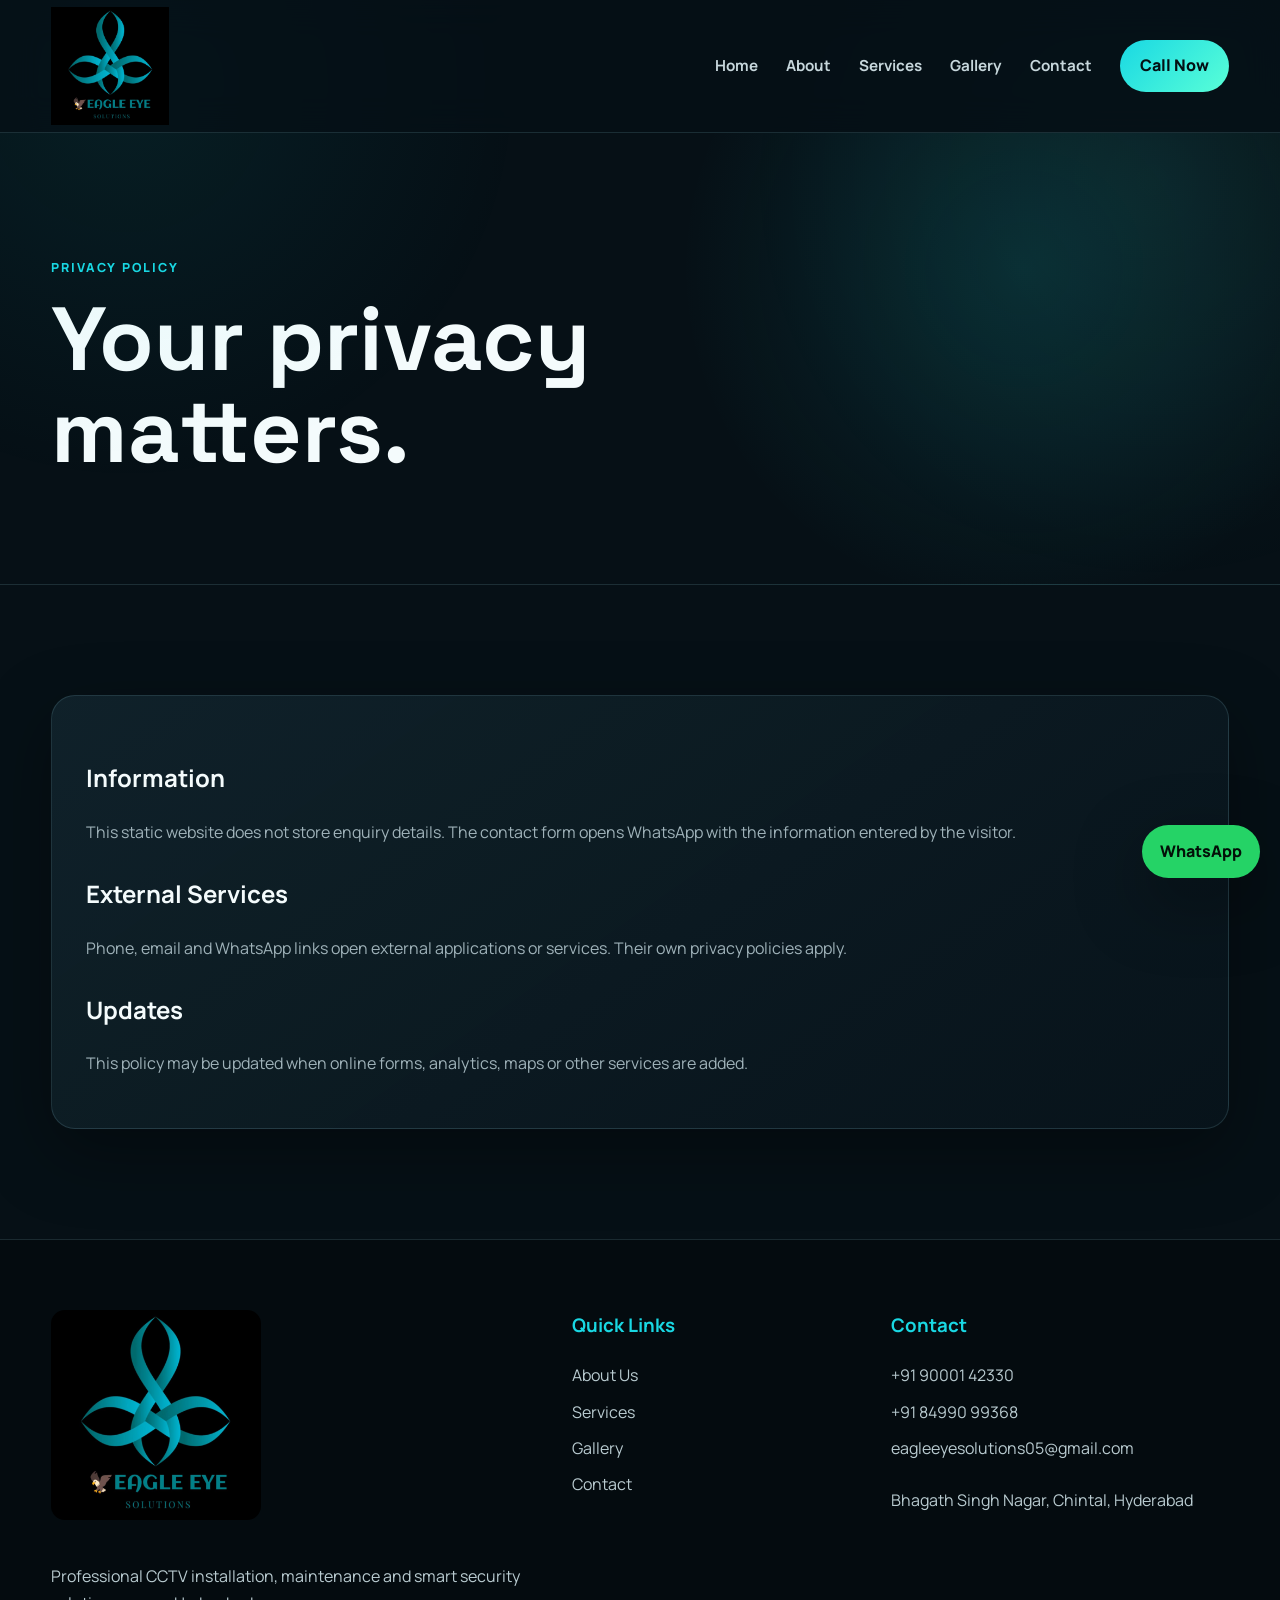
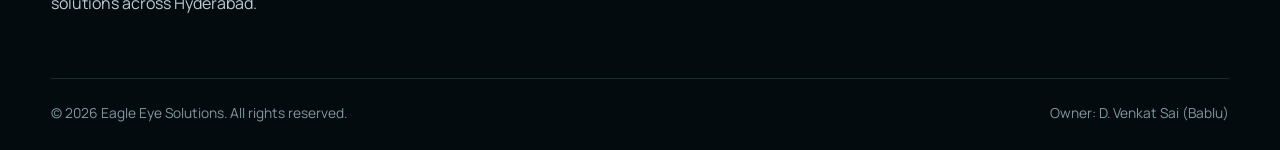
<file: privacy.html>
<!doctype html><html lang="en"><head><meta charset="utf-8"><meta name="viewport" content="width=device-width,initial-scale=1"><title>Privacy Policy | Eagle Eye Solutions</title>
<link rel="preconnect" href="https://fonts.googleapis.com">
<link rel="preconnect" href="https://fonts.gstatic.com" crossorigin>
<link href="https://fonts.googleapis.com/css2?family=Manrope:wght@400;500;600;700;800&family=Space+Grotesk:wght@500;600;700&display=swap" rel="stylesheet">
<link rel="icon" type="image/png" href="eagle_eye_favicon.png">
<link rel="stylesheet" href="styles.css">
<script defer src="script.js"></script>
</head><body>
<header class="site-header" id="top">
  <div class="container nav-wrap">
    <a class="brand" href="index.html" aria-label="Eagle Eye Solutions home">
      <img src="assets/images/logo.jpg" alt="Eagle Eye Solutions logo">
    </a>
    <button class="menu-toggle" aria-label="Open navigation" aria-expanded="false">
      <span></span><span></span><span></span>
    </button>
    <nav class="main-nav" aria-label="Primary navigation">
      <a href="index.html">Home</a>
      <a href="about.html">About</a>
      <a href="services.html">Services</a>
      <a href="gallery.html">Gallery</a>
      <a href="contact.html">Contact</a>
    </nav>
    <a class="nav-call" href="tel:+919000142330">Call Now</a>
  </div>
</header>
<main><section class="page-hero"><div class="container"><span class="eyebrow">Privacy Policy</span><h1>Your privacy matters.</h1></div></section><section class="section"><div class="container legal"><h2>Information</h2><p>This static website does not store enquiry details. The contact form opens WhatsApp with the information entered by the visitor.</p><h2>External Services</h2><p>Phone, email and WhatsApp links open external applications or services. Their own privacy policies apply.</p><h2>Updates</h2><p>This policy may be updated when online forms, analytics, maps or other services are added.</p></div></section></main>
<footer class="site-footer">
  <div class="container footer-grid">
    <div class="footer-brand">
      <img class="footer-full-logo" src="assets/images/logo.jpg" alt="Eagle Eye Solutions">
      <p>Professional CCTV installation, maintenance and smart security solutions across Hyderabad.</p>
    </div>
    <div>
      <h3>Quick Links</h3>
      <a href="about.html">About Us</a>
      <a href="services.html">Services</a>
      <a href="gallery.html">Gallery</a>
      <a href="contact.html">Contact</a>
    </div>
    <div>
      <h3>Contact</h3>
      <a href="tel:+919000142330">+91 90001 42330</a>
      <a href="tel:+918499099368">+91 84990 99368</a>
      <a href="mailto:eagleeyesolutions05@gmail.com">eagleeyesolutions05@gmail.com</a>
      <p>Bhagath Singh Nagar, Chintal, Hyderabad</p>
    </div>
  </div>
  <div class="container footer-bottom">
    <span>© <span data-current-year></span> Eagle Eye Solutions. All rights reserved.</span>
    <span>Owner: D. Venkat Sai (Bablu)</span>
  </div>
</footer>

<a class="floating-whatsapp" href="https://wa.me/919000142330?text=Hello%20Eagle%20Eye%20Solutions%2C%20I%20need%20a%20CCTV%20quotation." target="_blank" rel="noopener" aria-label="Chat on WhatsApp">
  <span>WhatsApp</span>
</a>
<button class="back-to-top" aria-label="Back to top">↑</button>
</body></html>
</file>
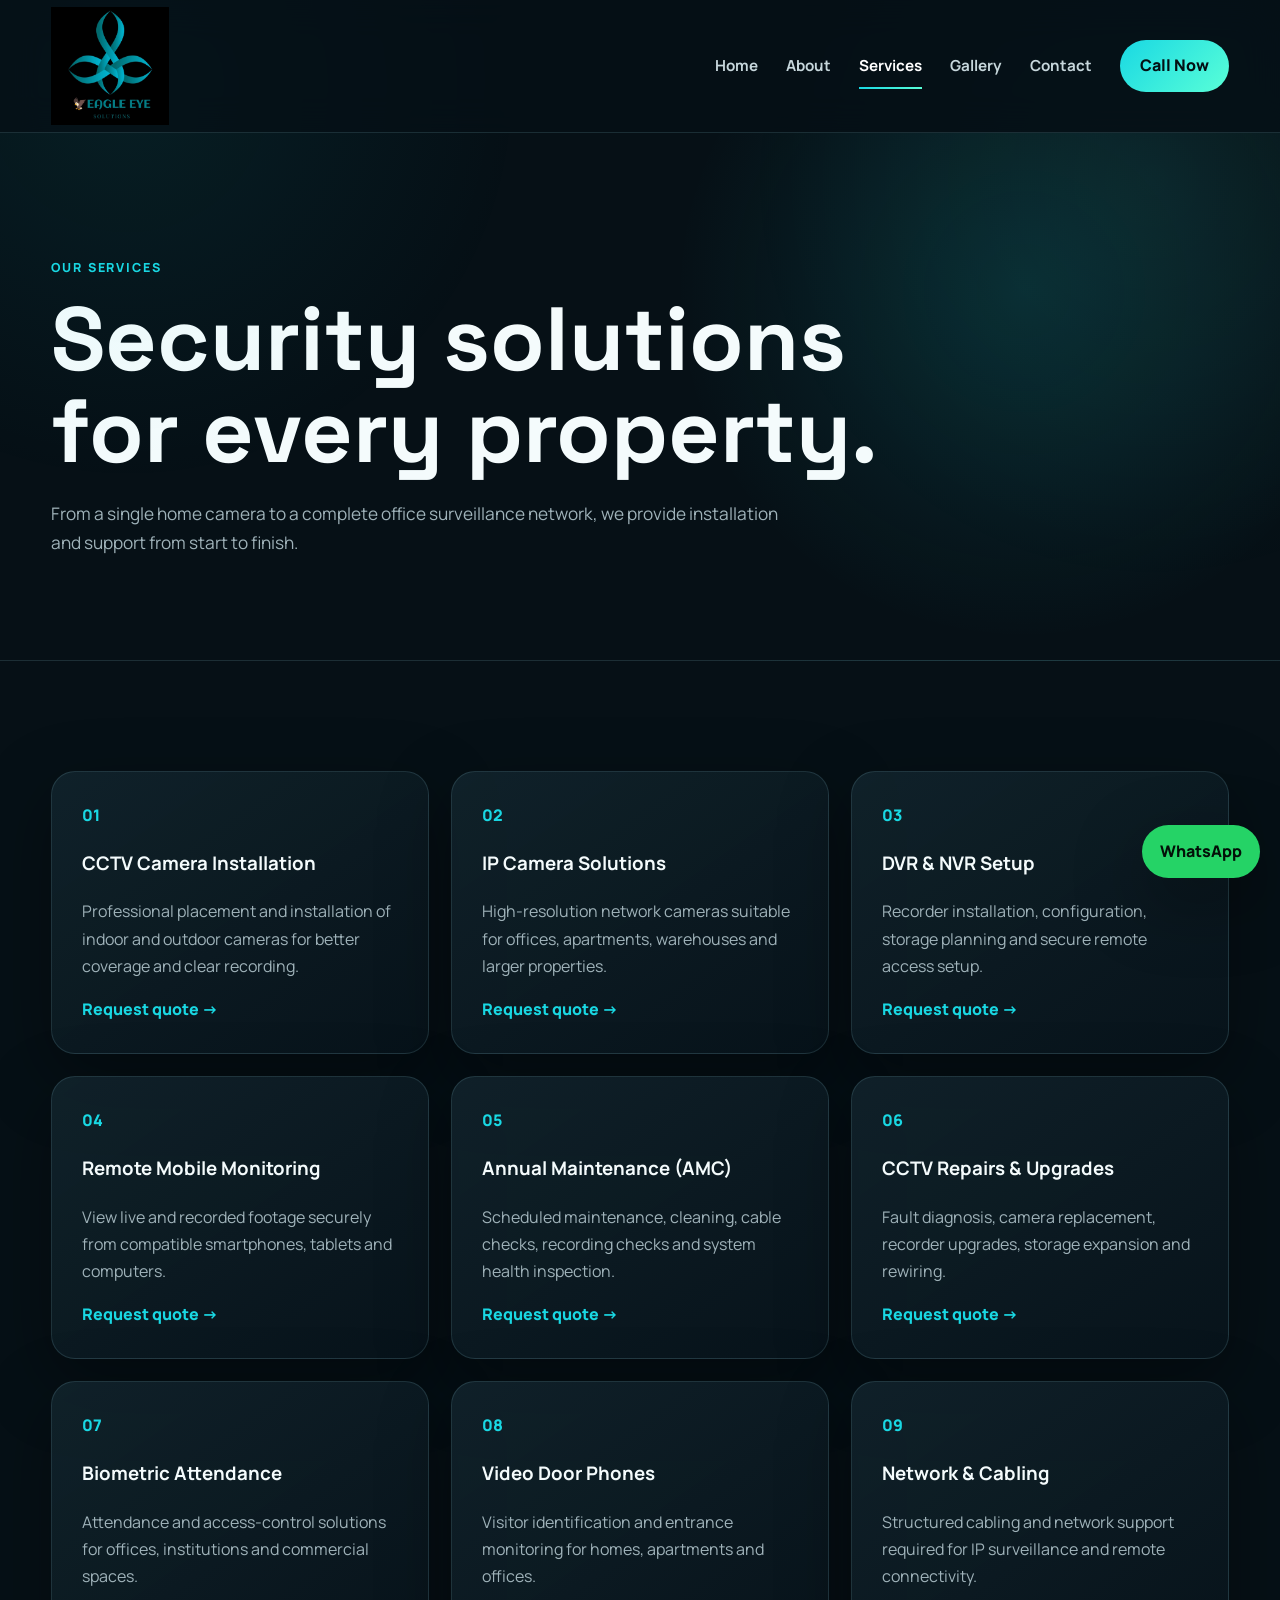
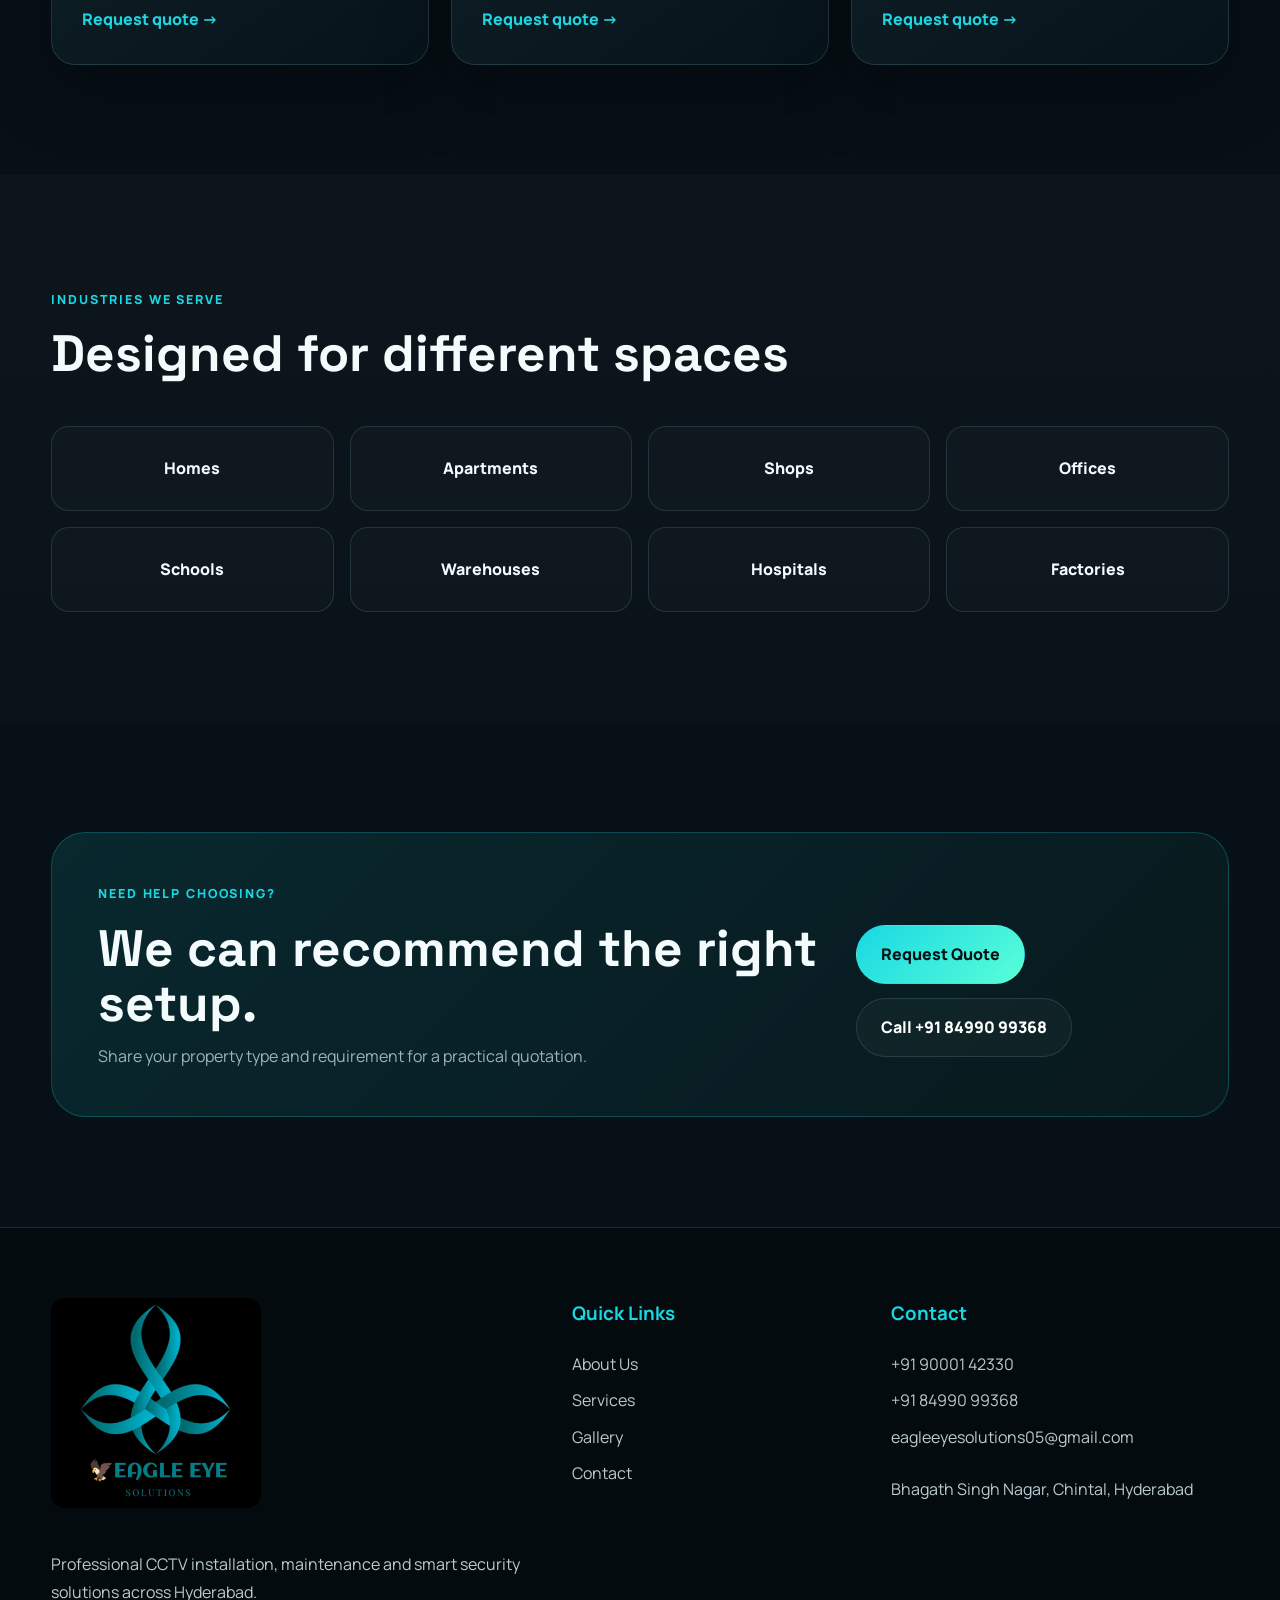
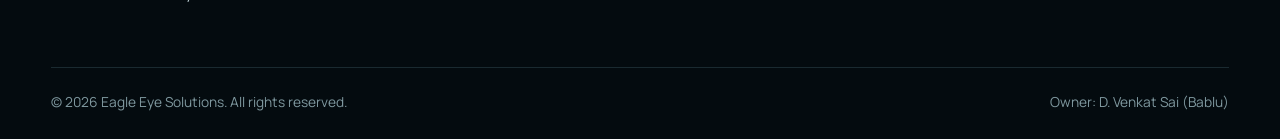
<file: services.html>
<!doctype html>
<html lang="en"><head><meta charset="utf-8"><meta name="viewport" content="width=device-width,initial-scale=1">
<title>Services | Eagle Eye Solutions</title><meta name="description" content="CCTV installation, remote monitoring, AMC, repairs, biometric systems and video door phone services in Hyderabad.">
<link rel="preconnect" href="https://fonts.googleapis.com">
<link rel="preconnect" href="https://fonts.gstatic.com" crossorigin>
<link href="https://fonts.googleapis.com/css2?family=Manrope:wght@400;500;600;700;800&family=Space+Grotesk:wght@500;600;700&display=swap" rel="stylesheet">
<link rel="icon" type="image/png" href="eagle_eye_favicon.png">
<link rel="stylesheet" href="styles.css">
<script defer src="script.js"></script>
</head><body>

<header class="site-header" id="top">
  <div class="container nav-wrap">
    <a class="brand" href="index.html" aria-label="Eagle Eye Solutions home">
      <img src="assets/images/logo.jpg" alt="Eagle Eye Solutions logo">
    </a>
    <button class="menu-toggle" aria-label="Open navigation" aria-expanded="false">
      <span></span><span></span><span></span>
    </button>
    <nav class="main-nav" aria-label="Primary navigation">
      <a href="index.html">Home</a>
      <a href="about.html">About</a>
      <a href="services.html">Services</a>
      <a href="gallery.html">Gallery</a>
      <a href="contact.html">Contact</a>
    </nav>
    <a class="nav-call" href="tel:+919000142330">Call Now</a>
  </div>
</header>

<main>
<section class="page-hero"><div class="container reveal"><span class="eyebrow">Our Services</span><h1>Security solutions for every property.</h1><p>From a single home camera to a complete office surveillance network, we provide installation and support from start to finish.</p></div></section>
<section class="section"><div class="container service-detail-grid"><article class="service-detail-card reveal"><span>01</span><h3>CCTV Camera Installation</h3><p>Professional placement and installation of indoor and outdoor cameras for better coverage and clear recording.</p><a href="contact.html">Request quote →</a></article>
<article class="service-detail-card reveal"><span>02</span><h3>IP Camera Solutions</h3><p>High-resolution network cameras suitable for offices, apartments, warehouses and larger properties.</p><a href="contact.html">Request quote →</a></article>
<article class="service-detail-card reveal"><span>03</span><h3>DVR & NVR Setup</h3><p>Recorder installation, configuration, storage planning and secure remote access setup.</p><a href="contact.html">Request quote →</a></article>
<article class="service-detail-card reveal"><span>04</span><h3>Remote Mobile Monitoring</h3><p>View live and recorded footage securely from compatible smartphones, tablets and computers.</p><a href="contact.html">Request quote →</a></article>
<article class="service-detail-card reveal"><span>05</span><h3>Annual Maintenance (AMC)</h3><p>Scheduled maintenance, cleaning, cable checks, recording checks and system health inspection.</p><a href="contact.html">Request quote →</a></article>
<article class="service-detail-card reveal"><span>06</span><h3>CCTV Repairs & Upgrades</h3><p>Fault diagnosis, camera replacement, recorder upgrades, storage expansion and rewiring.</p><a href="contact.html">Request quote →</a></article>
<article class="service-detail-card reveal"><span>07</span><h3>Biometric Attendance</h3><p>Attendance and access-control solutions for offices, institutions and commercial spaces.</p><a href="contact.html">Request quote →</a></article>
<article class="service-detail-card reveal"><span>08</span><h3>Video Door Phones</h3><p>Visitor identification and entrance monitoring for homes, apartments and offices.</p><a href="contact.html">Request quote →</a></article>
<article class="service-detail-card reveal"><span>09</span><h3>Network & Cabling</h3><p>Structured cabling and network support required for IP surveillance and remote connectivity.</p><a href="contact.html">Request quote →</a></article></div></section>
<section class="section section-alt"><div class="container"><div class="section-head reveal"><div><span class="eyebrow">Industries We Serve</span><h2 class="section-title">Designed for different spaces</h2></div></div><div class="industry-grid">
<div class="industry reveal">Homes</div><div class="industry reveal">Apartments</div><div class="industry reveal">Shops</div><div class="industry reveal">Offices</div><div class="industry reveal">Schools</div><div class="industry reveal">Warehouses</div><div class="industry reveal">Hospitals</div><div class="industry reveal">Factories</div>
</div></div></section>
<section class="section"><div class="container cta-panel reveal"><div><span class="eyebrow">Need Help Choosing?</span><h2>We can recommend the right setup.</h2><p>Share your property type and requirement for a practical quotation.</p></div><div class="cta-actions"><a class="btn btn-primary" href="contact.html">Request Quote</a><a class="btn btn-secondary" href="tel:+918499099368">Call +91 84990 99368</a></div></div></section>
</main>
<footer class="site-footer">
  <div class="container footer-grid">
    <div class="footer-brand">
      <img class="footer-full-logo" src="assets/images/logo.jpg" alt="Eagle Eye Solutions">
      <p>Professional CCTV installation, maintenance and smart security solutions across Hyderabad.</p>
    </div>
    <div>
      <h3>Quick Links</h3>
      <a href="about.html">About Us</a>
      <a href="services.html">Services</a>
      <a href="gallery.html">Gallery</a>
      <a href="contact.html">Contact</a>
    </div>
    <div>
      <h3>Contact</h3>
      <a href="tel:+919000142330">+91 90001 42330</a>
      <a href="tel:+918499099368">+91 84990 99368</a>
      <a href="mailto:eagleeyesolutions05@gmail.com">eagleeyesolutions05@gmail.com</a>
      <p>Bhagath Singh Nagar, Chintal, Hyderabad</p>
    </div>
  </div>
  <div class="container footer-bottom">
    <span>© <span data-current-year></span> Eagle Eye Solutions. All rights reserved.</span>
    <span>Owner: D. Venkat Sai (Bablu)</span>
  </div>
</footer>

<a class="floating-whatsapp" href="https://wa.me/919000142330?text=Hello%20Eagle%20Eye%20Solutions%2C%20I%20need%20a%20CCTV%20quotation." target="_blank" rel="noopener" aria-label="Chat on WhatsApp">
  <span>WhatsApp</span>
</a>
<button class="back-to-top" aria-label="Back to top">↑</button>
</body></html>
</file>
<file: styles.css>
:root{
  --bg:#061016;--bg-2:#0a151c;--panel:#0e1c24;--panel-2:#12242d;
  --text:#f4fbfc;--muted:#9fb2b9;--line:rgba(144,203,215,.16);
  --brand:#19d8e3;--brand-2:#59ffd7;--shadow:0 24px 70px rgba(0,0,0,.35);
  --radius:24px;--container:min(1180px,92vw);
}
*{box-sizing:border-box} html{scroll-behavior:smooth}
body{margin:0;font-family:Manrope,system-ui,sans-serif;background:var(--bg);color:var(--text);line-height:1.7;overflow-x:hidden}
body::before{content:"";position:fixed;inset:0;pointer-events:none;background:
radial-gradient(circle at 10% 10%,rgba(25,216,227,.07),transparent 28%),
radial-gradient(circle at 90% 20%,rgba(89,255,215,.05),transparent 30%)}
img{max-width:100%;display:block} a{color:inherit;text-decoration:none} button,input,textarea,select{font:inherit}
.container{width:var(--container);margin:auto}

.brand img{
  width:100%;
  height:100%;
  object-fit:contain;
  object-position:center;
  display:block;
  background:#000;
  border-radius:10px;
}
.footer-brand>img{
  width:210px;
  height:210px;
  object-fit:contain;
  object-position:center;
  display:block;
  background:#000;
  border-radius:14px;
  margin-bottom:18px;
}
@media(max-width:640px){
    .footer-brand>img{
    width:170px;
    height:170px;
  }
}

.site-header{position:sticky;top:0;z-index:100;background:rgba(6,16,22,.78);backdrop-filter:blur(18px);border-bottom:1px solid var(--line);transition:.3s}
.site-header.scrolled{box-shadow:0 12px 35px rgba(0,0,0,.25)}
.nav-wrap{min-height:132px;display:flex;align-items:center;gap:28px}







.brand{
  display:flex;
  align-items:center;
  width:118px;
  flex:0 0 118px;
}
.brand img{
  display:block;
  width:118px;
  height:118px;
  object-fit:contain;
  object-position:center;
  border-radius:0;
}
.footer-full-logo{
  display:block;
  width:240px;
  max-width:100%;
  height:auto;
  object-fit:contain;
  object-position:left center;
  margin-bottom:18px;
}

.main-nav{margin-left:auto;display:flex;gap:28px}
.main-nav a{font-weight:700;color:#c7d7dc;font-size:.95rem;position:relative}
.main-nav a::after{content:"";position:absolute;left:0;right:0;bottom:-10px;height:2px;background:linear-gradient(90deg,var(--brand),var(--brand-2));transform:scaleX(0);transition:.3s}
.main-nav a:hover,.main-nav a.active{color:white}.main-nav a:hover::after,.main-nav a.active::after{transform:scaleX(1)}
.nav-call,.btn{display:inline-flex;align-items:center;justify-content:center;border-radius:999px;font-weight:800;transition:.25s}
.nav-call{padding:12px 20px;color:#041014;background:linear-gradient(135deg,var(--brand),var(--brand-2));white-space:nowrap}
.nav-call:hover,.btn:hover{transform:translateY(-2px)}
.menu-toggle{display:none;margin-left:auto;background:none;border:0;padding:8px}
.menu-toggle span{display:block;width:27px;height:2px;background:white;margin:6px}
.hero{min-height:calc(100vh - 84px);display:grid;align-items:center;padding:72px 0;position:relative}
.hero::after{content:"";position:absolute;right:-10%;top:5%;width:48vw;height:48vw;border:1px solid rgba(25,216,227,.08);border-radius:50%}
.hero-grid{display:grid;grid-template-columns:1.04fr .96fr;gap:70px;align-items:center;position:relative;z-index:1}
.eyebrow{display:inline-block;color:var(--brand);font-weight:800;letter-spacing:.15em;text-transform:uppercase;font-size:.78rem;margin-bottom:16px}
.hero h1,.page-hero h1{font-family:"Space Grotesk",sans-serif;line-height:1.02;margin:0 0 22px}
.hero h1{font-size:clamp(3rem,6vw,6.2rem);max-width:850px}.hero h1 span{color:transparent;background:linear-gradient(90deg,var(--brand),var(--brand-2));background-clip:text}
.hero-copy>p{max-width:690px;color:var(--muted);font-size:1.08rem}
.hero-actions,.cta-actions{display:flex;gap:14px;flex-wrap:wrap;margin-top:32px}
.btn{padding:15px 24px;border:1px solid transparent;cursor:pointer}
.btn-primary{background:linear-gradient(135deg,var(--brand),var(--brand-2));color:#041014}
.btn-secondary{border-color:var(--line);background:rgba(255,255,255,.03);color:white}
.trust-row{display:flex;gap:28px;margin-top:40px;flex-wrap:wrap}.trust-row div{display:grid}.trust-row strong{font-size:1.1rem}.trust-row span{color:var(--muted);font-size:.86rem}
.hero-visual{position:relative;min-height:520px;display:grid;place-items:center}
.hero-card{width:min(100%,620px);background:linear-gradient(145deg,rgba(18,36,45,.9),rgba(8,20,27,.9));border:1px solid var(--line);border-radius:36px;padding:34px;box-shadow:var(--shadow);position:relative;z-index:2}
.hero-card svg{width:100%}.security-orbit{position:absolute;border:1px solid rgba(25,216,227,.2);border-radius:50%}.orbit-one{width:480px;height:480px}.orbit-two{width:360px;height:360px}
.mini-card{position:absolute;z-index:3;background:rgba(8,22,29,.88);border:1px solid var(--line);backdrop-filter:blur(12px);border-radius:18px;padding:14px 18px;box-shadow:var(--shadow);display:grid}
.mini-card span{font-size:.78rem;color:var(--muted)}.mini-card-a{left:-15px;top:80px}.mini-card-b{right:-10px;bottom:65px}
.logo-strip{border-block:1px solid var(--line);background:rgba(255,255,255,.02)}
.strip-grid{display:grid;grid-template-columns:repeat(5,1fr);gap:12px;padding:18px 0;text-align:center;color:#a8c4cb;font-weight:800;font-size:.82rem;letter-spacing:.08em;text-transform:uppercase}
.section{padding:110px 0}.section-alt{background:linear-gradient(180deg,rgba(255,255,255,.025),rgba(255,255,255,.01))}
.split{display:grid;grid-template-columns:.8fr 1.2fr;gap:70px;align-items:start}.split p{color:var(--muted)}
.section-title{font-family:"Space Grotesk",sans-serif;font-size:clamp(2.2rem,4vw,4rem);line-height:1.08;margin:0 0 22px}
.section-head{display:flex;align-items:end;justify-content:space-between;gap:20px;margin-bottom:45px}.section-head .section-title{margin:0}
.text-link{color:var(--brand);font-weight:800}
.cards-grid{display:grid;grid-template-columns:repeat(3,1fr);gap:20px}
.service-card,.value-card,.feature-item,.service-detail-card,.gallery-card,.note-card,.owner-card,.enquiry-form,.contact-info,.legal{
background:linear-gradient(145deg,rgba(18,36,45,.86),rgba(8,20,27,.9));border:1px solid var(--line);border-radius:var(--radius);box-shadow:var(--shadow)}
.service-card{padding:30px;min-height:260px;transition:.25s}.service-card:hover,.service-detail-card:hover,.gallery-card:hover{transform:translateY(-6px);border-color:rgba(25,216,227,.45)}
.service-icon{width:54px;height:54px;border-radius:16px;display:grid;place-items:center;background:linear-gradient(135deg,rgba(25,216,227,.2),rgba(89,255,215,.08));color:var(--brand);font-weight:800;margin-bottom:28px}
.service-card p,.feature-item p,.process-step p,.value-card p,.service-detail-card p,.gallery-copy p{color:var(--muted)}
.process-grid{display:grid;grid-template-columns:repeat(4,1fr);gap:20px}.process-step{padding:22px;border-top:1px solid var(--line)}.process-step span{color:var(--brand);font-weight:800}
.feature-grid{display:grid;grid-template-columns:repeat(4,1fr);gap:20px}.feature-item{padding:26px}.feature-item b{color:var(--brand);font-size:.85rem}
.cta-panel{padding:46px;border:1px solid rgba(25,216,227,.24);border-radius:34px;background:
linear-gradient(135deg,rgba(25,216,227,.12),rgba(89,255,215,.04));display:flex;align-items:center;justify-content:space-between;gap:30px}
.cta-panel h2{font-family:"Space Grotesk",sans-serif;font-size:clamp(2rem,4vw,3.6rem);line-height:1.08;margin:0 0 12px}.cta-panel p{margin:0;color:var(--muted)}
.page-hero{padding:120px 0 85px;border-bottom:1px solid var(--line);background:radial-gradient(circle at 80% 30%,rgba(25,216,227,.13),transparent 32%)}
.page-hero h1{font-size:clamp(3rem,7vw,6.5rem);max-width:920px}.page-hero p{color:var(--muted);max-width:730px;font-size:1.08rem}
.values-grid{display:grid;grid-template-columns:repeat(3,1fr);gap:22px}.value-card{padding:34px}.value-card span{color:var(--brand);font-weight:800}
.owner-card{padding:34px;display:flex;align-items:center;gap:28px}.owner-badge{width:94px;height:94px;border-radius:28px;display:grid;place-items:center;background:linear-gradient(135deg,var(--brand),var(--brand-2));color:#041014;font-family:"Space Grotesk";font-size:2rem;font-weight:800}
.owner-card h2{margin:0 0 8px}
.service-detail-grid{display:grid;grid-template-columns:repeat(3,1fr);gap:22px}.service-detail-card{padding:30px;transition:.25s}.service-detail-card span{color:var(--brand);font-weight:800}.service-detail-card a{color:var(--brand);font-weight:800}
.industry-grid{display:grid;grid-template-columns:repeat(4,1fr);gap:16px}.industry{border:1px solid var(--line);border-radius:18px;padding:28px;text-align:center;font-weight:800;background:rgba(255,255,255,.02)}
.gallery-grid{display:grid;grid-template-columns:repeat(2,1fr);gap:24px}.gallery-card{overflow:hidden;transition:.25s}.gallery-placeholder{background:#0b171e}.gallery-placeholder svg{display:block;width:100%}.gallery-copy{padding:26px}.gallery-copy span{color:var(--brand);font-size:.8rem;font-weight:800;text-transform:uppercase}
.note-card,.legal{padding:34px}.note-card code{color:var(--brand)}
.contact-grid{display:grid;grid-template-columns:.9fr 1.1fr;gap:28px}.contact-info,.enquiry-form{padding:34px}.contact-list{display:grid;gap:14px;margin:28px 0}.contact-list a,.contact-list>div{display:grid;padding:18px;border:1px solid var(--line);border-radius:16px;background:rgba(255,255,255,.02)}.contact-list small{color:var(--muted)}.contact-list strong{word-break:break-word}
.map-placeholder{min-height:220px;border:1px dashed rgba(25,216,227,.35);border-radius:20px;display:grid;place-items:center;text-align:center;color:var(--muted);padding:20px;background:radial-gradient(circle,rgba(25,216,227,.08),transparent 60%)}
.enquiry-form{display:grid;gap:16px}.enquiry-form h2{margin:0}.enquiry-form label{display:grid;gap:7px;color:#d8e7eb;font-weight:700}.enquiry-form input,.enquiry-form textarea,.enquiry-form select{width:100%;border:1px solid var(--line);background:#071319;color:white;border-radius:14px;padding:14px;outline:none}.enquiry-form input:focus,.enquiry-form textarea:focus,.enquiry-form select:focus{border-color:var(--brand)}.form-note{font-size:.82rem;color:var(--muted)}
.legal h2{margin-top:28px}.legal p{color:var(--muted)}
.site-footer{border-top:1px solid var(--line);padding:70px 0 26px;background:#040b0f}.footer-grid{display:grid;grid-template-columns:1.4fr .8fr 1fr;gap:48px}




.footer-brand p{color:var(--muted);max-width:470px}.footer-grid>div{display:flex;flex-direction:column;gap:9px}.footer-grid h3{margin:0 0 12px;color:var(--brand)}.footer-grid a,.footer-grid p{color:#b9cbd0}.footer-bottom{margin-top:45px;padding-top:22px;border-top:1px solid var(--line);display:flex;justify-content:space-between;gap:15px;color:#7f989f;font-size:.86rem}
.floating-whatsapp{position:fixed;right:20px;bottom:22px;background:#25d366;color:#031008;border-radius:999px;padding:13px 18px;font-weight:900;z-index:90;box-shadow:var(--shadow)}
.back-to-top{position:fixed;right:20px;bottom:82px;width:42px;height:42px;border:1px solid var(--line);border-radius:50%;background:#0c1c24;color:white;opacity:0;pointer-events:none;transition:.2s;z-index:90}.back-to-top.show{opacity:1;pointer-events:auto}
.reveal{opacity:0;transform:translateY(28px);transition:opacity .65s ease,transform .65s ease}.reveal.visible{opacity:1;transform:none}
@media(max-width:980px){
  .nav-call{display:none}.menu-toggle{display:block}.main-nav{position:absolute;top:84px;left:4vw;right:4vw;margin:0;display:none;flex-direction:column;background:#0a171e;border:1px solid var(--line);padding:22px;border-radius:20px;box-shadow:var(--shadow)}.main-nav.open{display:flex}
  .hero-grid,.split,.contact-grid{grid-template-columns:1fr}.hero-visual{min-height:450px}.cards-grid,.service-detail-grid{grid-template-columns:repeat(2,1fr)}.process-grid,.feature-grid{grid-template-columns:repeat(2,1fr)}.values-grid{grid-template-columns:1fr}.cta-panel{align-items:flex-start;flex-direction:column}.footer-grid{grid-template-columns:1fr 1fr}.strip-grid{grid-template-columns:repeat(3,1fr)}
}
@media(max-width:640px){
  .section{padding:78px 0}.nav-wrap{min-height:74px}.brand img{height:50px}.main-nav{top:74px}
  .hero{padding:46px 0}.hero-grid{gap:35px}.hero h1{font-size:clamp(2.8rem,15vw,4.4rem)}.hero-visual{min-height:320px}.hero-card{padding:10px}.mini-card{display:none}.security-orbit{display:none}
  .cards-grid,.service-detail-grid,.process-grid,.feature-grid,.industry-grid,.gallery-grid,.footer-grid{grid-template-columns:1fr}.strip-grid{grid-template-columns:1fr 1fr}.section-head,.footer-bottom{align-items:flex-start;flex-direction:column}.owner-card{align-items:flex-start;flex-direction:column}.cta-panel{padding:28px}.floating-whatsapp span{display:none}.floating-whatsapp{width:54px;height:54px;padding:0;display:grid;place-items:center}.floating-whatsapp::after{content:"WA";font-weight:900}
}

@media(max-width:640px){
  
  
  
  
}

@media(max-width:640px){
  .nav-wrap{min-height:96px}
  .brand{width:82px;flex-basis:82px}
  .brand img{width:82px;height:82px}
  .main-nav{top:96px}
  .footer-full-logo{width:190px}
}
</file>
